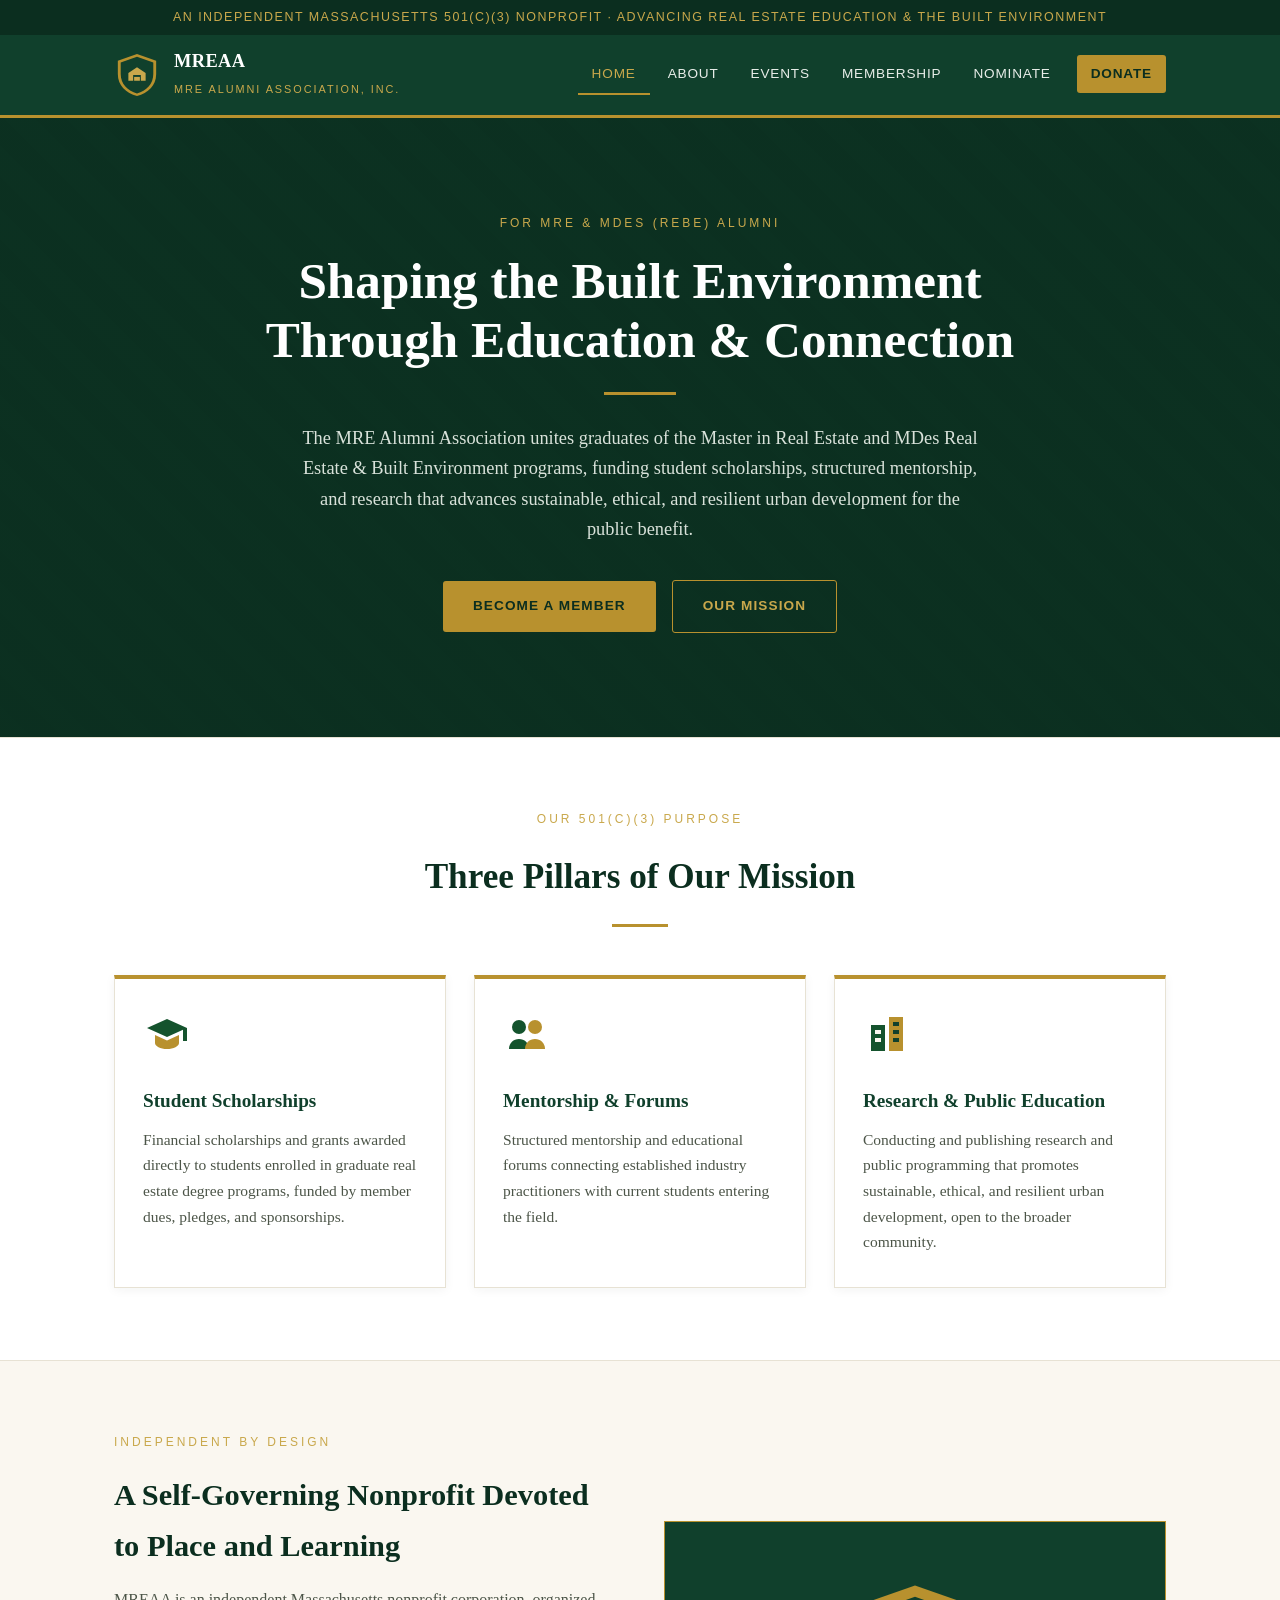
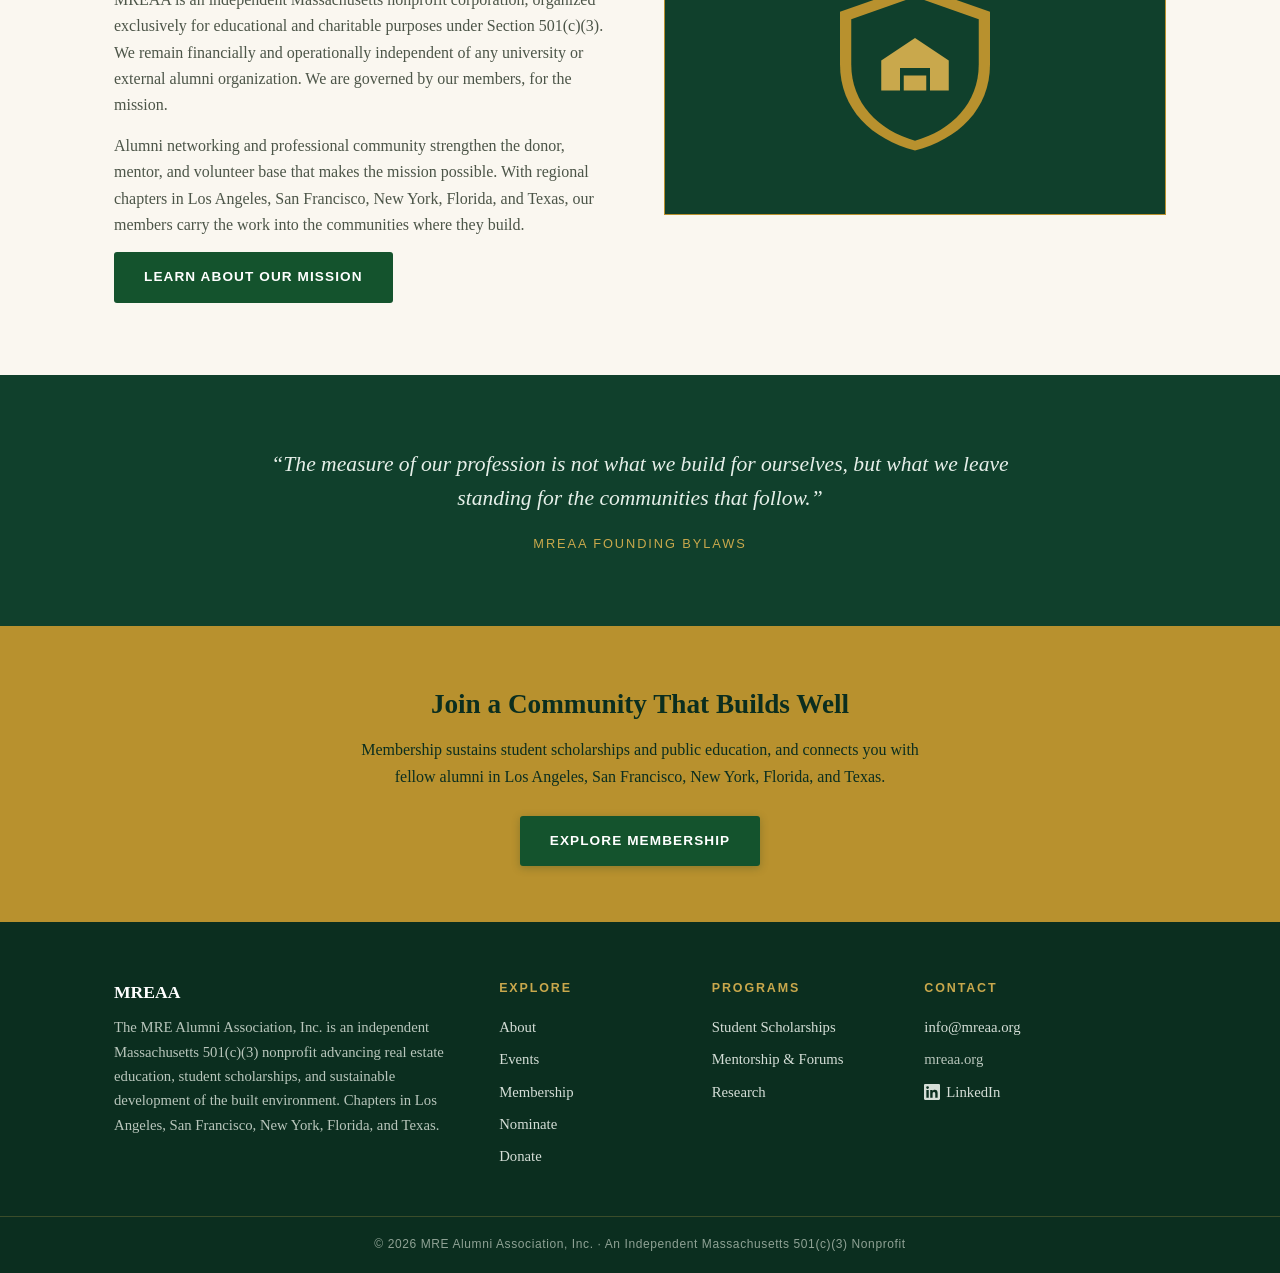
<file: index.html>
<!DOCTYPE html>
<html lang="en">
<head>
<meta charset="UTF-8">
<meta name="viewport" content="width=device-width, initial-scale=1.0">
<title>MREAA | MRE Alumni Association, Inc.</title>
<meta name="description" content="The MRE Alumni Association (MREAA) is an independent Massachusetts 501(c)(3) nonprofit advancing real estate education, student scholarships, and sustainable development of the built environment.">
<link rel="stylesheet" href="styles.css">
</head>
<body>

<div class="topbar">An independent Massachusetts 501(c)(3) nonprofit · Advancing real estate education &amp; the built environment</div>

<header class="site">
  <div class="nav-wrap">
    <a class="brand" href="index.html">
      <svg class="crest" viewBox="0 0 48 48" xmlns="http://www.w3.org/2000/svg" aria-hidden="true">
        <path d="M24 2 44 9v14c0 12-8.5 20-20 23C12.5 43 4 35 4 23V9z" fill="#b8912e"/>
        <path d="M24 5 41 11v12c0 10.5-7.3 17.6-17 20.4C14.3 40.6 7 33.5 7 23V11z" fill="#10402c"/>
        <path d="M15 30v-8l9-6 9 6v8h-5v-6h-8v6z" fill="#c9a84c"/>
        <rect x="21" y="26" width="6" height="4" fill="#c9a84c"/>
      </svg>
      <span class="brand-text">
        <span class="name">MREAA</span><br>
        <span class="tag">MRE Alumni Association, Inc.</span>
      </span>
    </a>
    <nav class="main" aria-label="Primary">
      <ul>
        <li><a href="index.html" class="active">Home</a></li>
        <li><a href="about.html">About</a></li>        <li><a href="events">Events</a></li>
        <li><a href="membership.html">Membership</a></li>
        <li><a href="nominate">Nominate</a></li>
        <li><a href="donate.html" class="btn-nav">Donate</a></li>
      </ul>
    </nav>
  </div>
</header>

<section class="hero">
  <span class="kicker">For MRE &amp; MDes (REBE) Alumni</span>
  <h1>Shaping the Built Environment Through Education &amp; Connection</h1>
  <hr class="hero-rule">
  <p class="lede">The MRE Alumni Association unites graduates of the Master in Real Estate and MDes Real Estate &amp; Built Environment programs, funding student scholarships, structured mentorship, and research that advances sustainable, ethical, and resilient urban development for the public benefit.</p>
  <a class="btn btn-gold" href="membership.html">Become a Member</a>
  <a class="btn btn-outline" href="about.html">Our Mission</a>
</section>

<section class="band alt">
  <div class="container">
    <div class="section-head">
      <span class="section-kicker">Our 501(c)(3) Purpose</span>
      <h2 class="section-title">Three Pillars of Our Mission</h2>
      <hr class="rule-under">
    </div>
    <div class="grid cols-3">
      <div class="card">
        <svg class="icon" viewBox="0 0 48 48" fill="none" xmlns="http://www.w3.org/2000/svg" aria-hidden="true">
          <path d="M24 8 4 17l20 9 16-7.2V30h4V17z" fill="#14532d"/>
          <path d="M12 24v8c0 3.3 5.4 6 12 6s12-2.7 12-6v-8l-12 5.4z" fill="#b8912e"/>
        </svg>
        <h3>Student Scholarships</h3>
        <p>Financial scholarships and grants awarded directly to students enrolled in graduate real estate degree programs, funded by member dues, pledges, and sponsorships.</p>
      </div>
      <div class="card">
        <svg class="icon" viewBox="0 0 48 48" fill="none" xmlns="http://www.w3.org/2000/svg" aria-hidden="true">
          <circle cx="16" cy="16" r="7" fill="#14532d"/>
          <circle cx="32" cy="16" r="7" fill="#b8912e"/>
          <path d="M6 38c0-6 4.5-10 10-10s10 4 10 10z" fill="#14532d"/>
          <path d="M22 38c0-6 4.5-10 10-10s10 4 10 10z" fill="#b8912e"/>
        </svg>
        <h3>Mentorship &amp; Forums</h3>
        <p>Structured mentorship and educational forums connecting established industry practitioners with current students entering the field.</p>
      </div>
      <div class="card">
        <svg class="icon" viewBox="0 0 48 48" fill="none" xmlns="http://www.w3.org/2000/svg" aria-hidden="true">
          <rect x="8" y="14" width="14" height="26" fill="#14532d"/>
          <rect x="26" y="6" width="14" height="34" fill="#b8912e"/>
          <rect x="12" y="19" width="6" height="4" fill="#faf7f0"/><rect x="12" y="27" width="6" height="4" fill="#faf7f0"/>
          <rect x="30" y="11" width="6" height="4" fill="#10402c"/><rect x="30" y="19" width="6" height="4" fill="#10402c"/><rect x="30" y="27" width="6" height="4" fill="#10402c"/>
        </svg>
        <h3>Research &amp; Public Education</h3>
        <p>Conducting and publishing research and public programming that promotes sustainable, ethical, and resilient urban development, open to the broader community.</p>
      </div>
    </div>
  </div>
</section>

<section class="band">
  <div class="container two-col">
    <div>
      <span class="section-kicker">Independent by Design</span>
      <h2>A Self-Governing Nonprofit Devoted to Place and Learning</h2>
      <p>MREAA is an independent Massachusetts nonprofit corporation, organized exclusively for educational and charitable purposes under Section 501(c)(3). We remain financially and operationally independent of any university or external alumni organization. We are governed by our members, for the mission.</p>
      <p>Alumni networking and professional community strengthen the donor, mentor, and volunteer base that makes the mission possible. With regional chapters in Los Angeles, San Francisco, New York, Florida, and Texas, our members carry the work into the communities where they build.</p>
      <a class="btn btn-green" href="about.html">Learn About Our Mission</a>
    </div>
    <div class="crest-panel">
      <svg viewBox="0 0 48 48" width="180" height="180" xmlns="http://www.w3.org/2000/svg" aria-hidden="true">
        <path d="M24 2 44 9v14c0 12-8.5 20-20 23C12.5 43 4 35 4 23V9z" fill="#b8912e"/>
        <path d="M24 5 41 11v12c0 10.5-7.3 17.6-17 20.4C14.3 40.6 7 33.5 7 23V11z" fill="#10402c"/>
        <path d="M15 30v-8l9-6 9 6v8h-5v-6h-8v6z" fill="#c9a84c"/>
        <rect x="21" y="26" width="6" height="4" fill="#c9a84c"/>
      </svg>
    </div>
  </div>
</section>

<section class="band green">
  <div class="container">
    <blockquote class="pull">
      “The measure of our profession is not what we build for ourselves, but what we leave standing for the communities that follow.”
      <footer>MREAA Founding Bylaws</footer>
    </blockquote>
  </div>
</section>

<div class="cta-strip">
  <h2>Join a Community That Builds Well</h2>
  <p>Membership sustains student scholarships and public education, and connects you with fellow alumni in Los Angeles, San Francisco, New York, Florida, and Texas.</p>
  <a class="btn btn-green" href="membership.html">Explore Membership</a>
</div>

<footer class="site">
  <div class="container footer-grid">
    <div class="footer-brand">
      <div class="name">MREAA</div>
      <p>The MRE Alumni Association, Inc. is an independent Massachusetts 501(c)(3) nonprofit advancing real estate education, student scholarships, and sustainable development of the built environment. Chapters in Los Angeles, San Francisco, New York, Florida, and Texas.</p>
    </div>
    <div>
      <h4>Explore</h4>
      <ul>
        <li><a href="about.html">About</a></li>        <li><a href="events">Events</a></li>
        <li><a href="membership.html">Membership</a></li>
        <li><a href="nominate">Nominate</a></li>
        <li><a href="donate.html">Donate</a></li>
      </ul>
    </div>
    <div>
      <h4>Programs</h4>
      <ul>
        <li><a href="donate.html">Student Scholarships</a></li>
        <li><a href="about.html">Mentorship &amp; Forums</a></li>        <li><a href="about.html">Research</a></li>
      </ul>
    </div>
    <div>
      <h4>Contact</h4>
      <ul>
        <li><a href="mailto:info@mreaa.org">info@mreaa.org</a></li>
        <li>mreaa.org</li>
        <li><a href="https://www.linkedin.com/groups/36970002/" target="_blank" rel="noopener"><svg viewBox="0 0 24 24" width="16" height="16" fill="currentColor" aria-hidden="true" style="vertical-align:-3px;margin-right:6px;"><path d="M20.45 20.45h-3.56v-5.57c0-1.33-.02-3.04-1.85-3.04-1.85 0-2.14 1.45-2.14 2.94v5.67H9.34V9h3.42v1.56h.05c.48-.9 1.64-1.85 3.37-1.85 3.6 0 4.27 2.37 4.27 5.46v6.28zM5.34 7.43a2.06 2.06 0 1 1 0-4.13 2.06 2.06 0 0 1 0 4.13zM7.12 20.45H3.56V9h3.56v11.45zM22.22 0H1.77C.79 0 0 .77 0 1.73v20.54C0 23.23.79 24 1.77 24h20.45c.98 0 1.78-.77 1.78-1.73V1.73C24 .77 23.2 0 22.22 0z"/></svg>LinkedIn</a></li>
      </ul>
    </div>
  </div>
  <div class="footer-bottom">© 2026 MRE Alumni Association, Inc. · An Independent Massachusetts 501(c)(3) Nonprofit</div>
</footer>

</body>
</html>
</file>
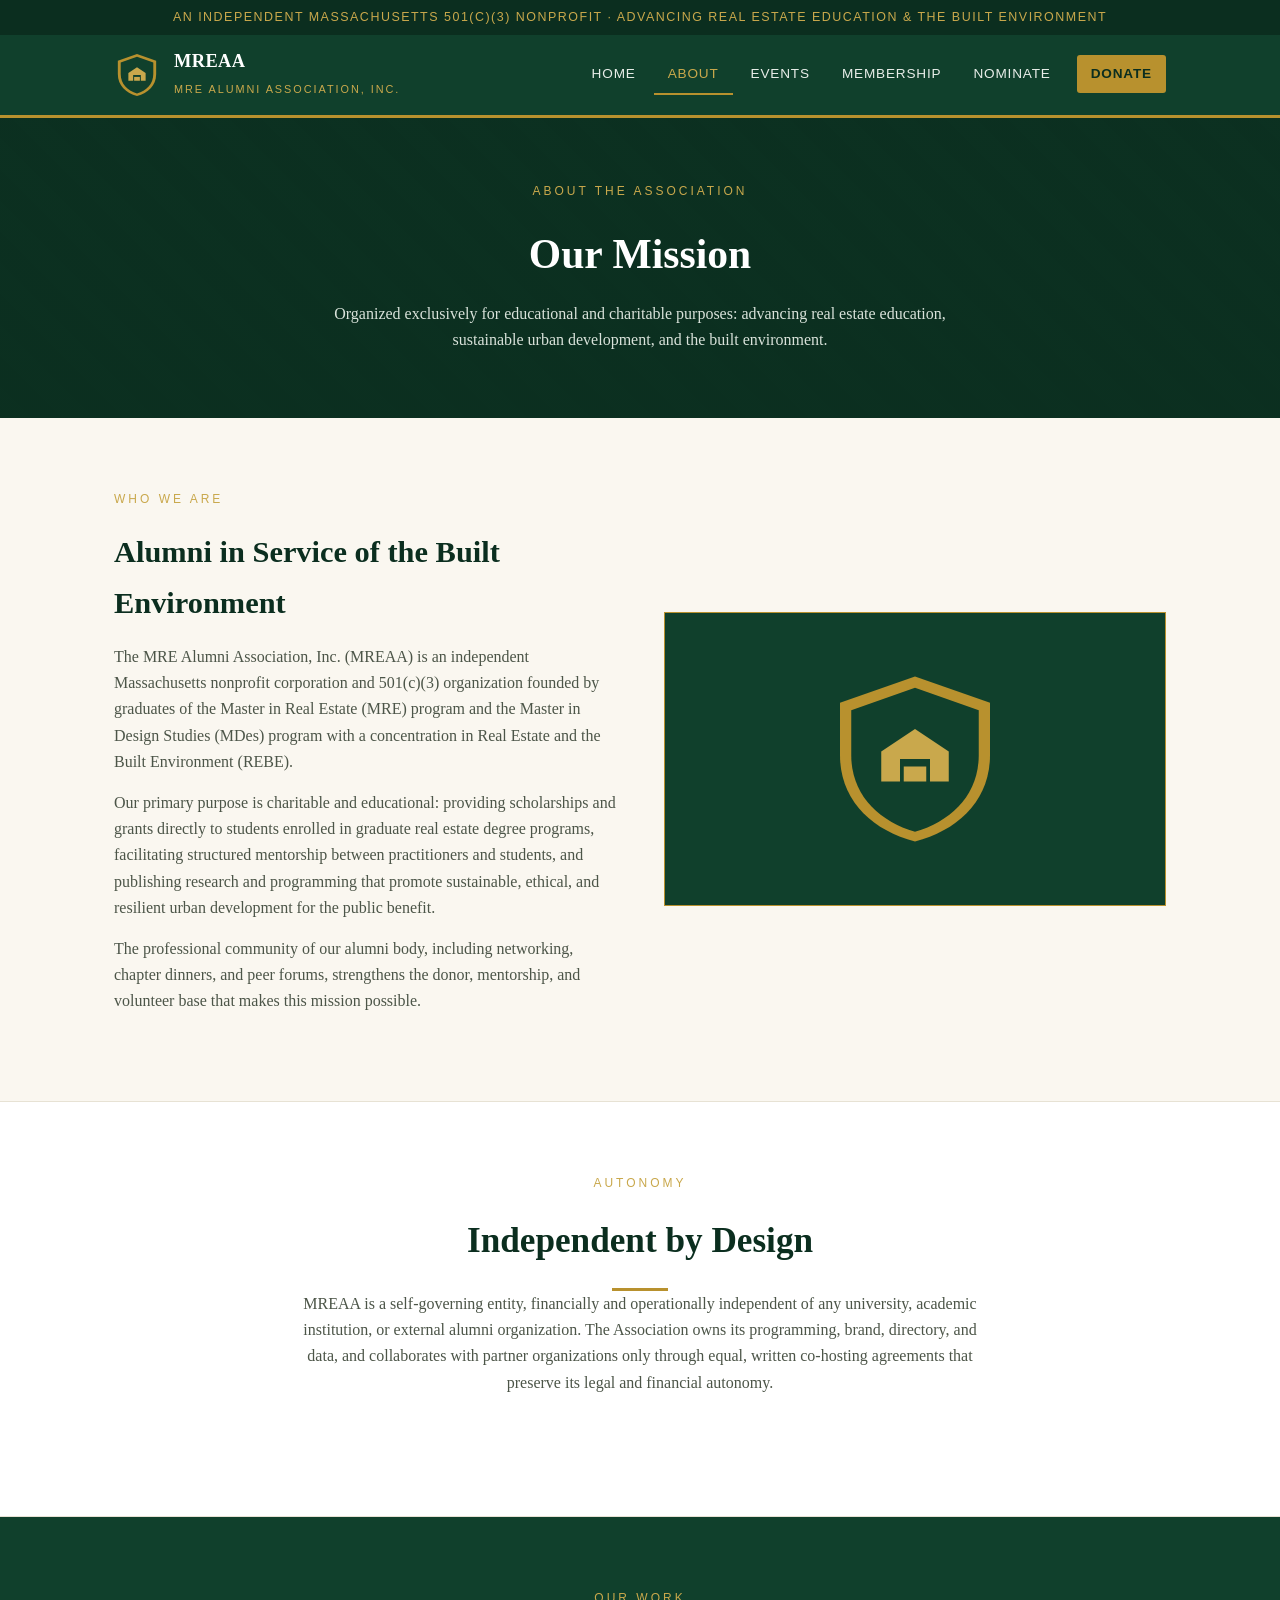
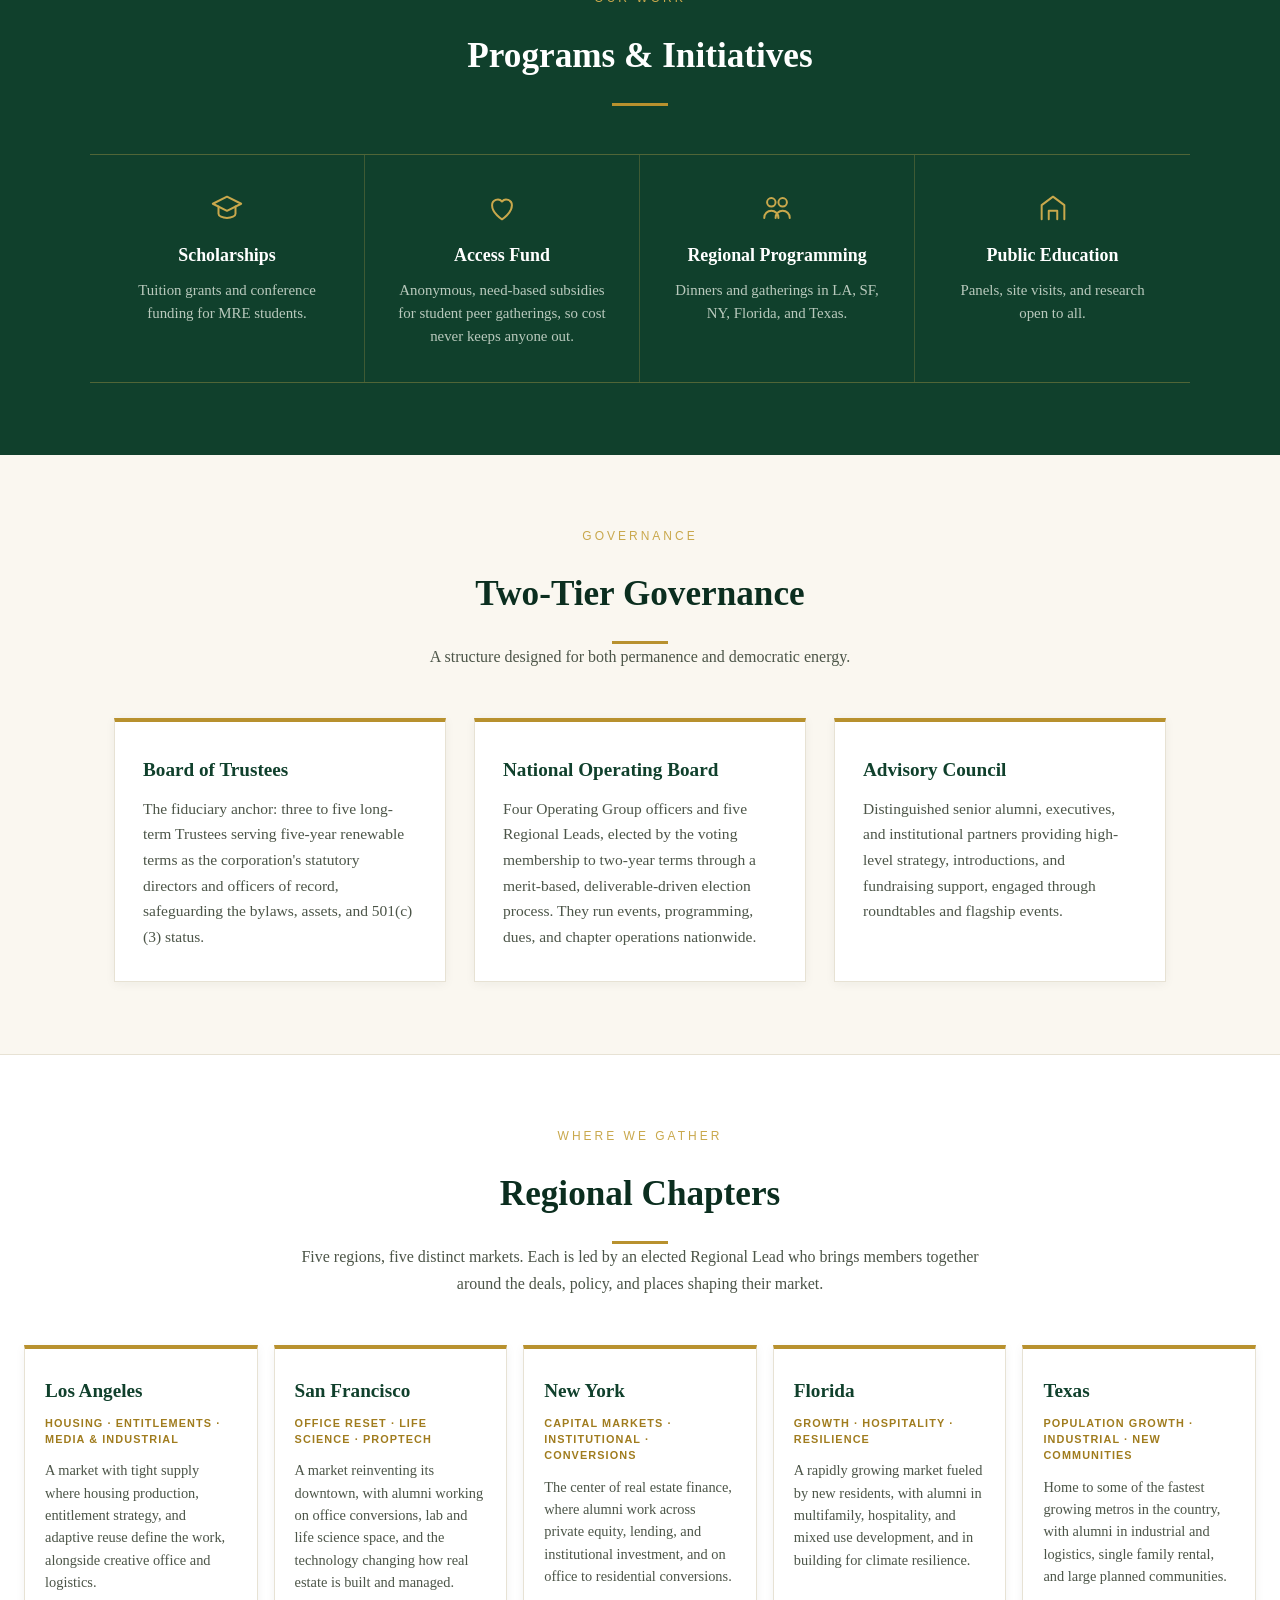
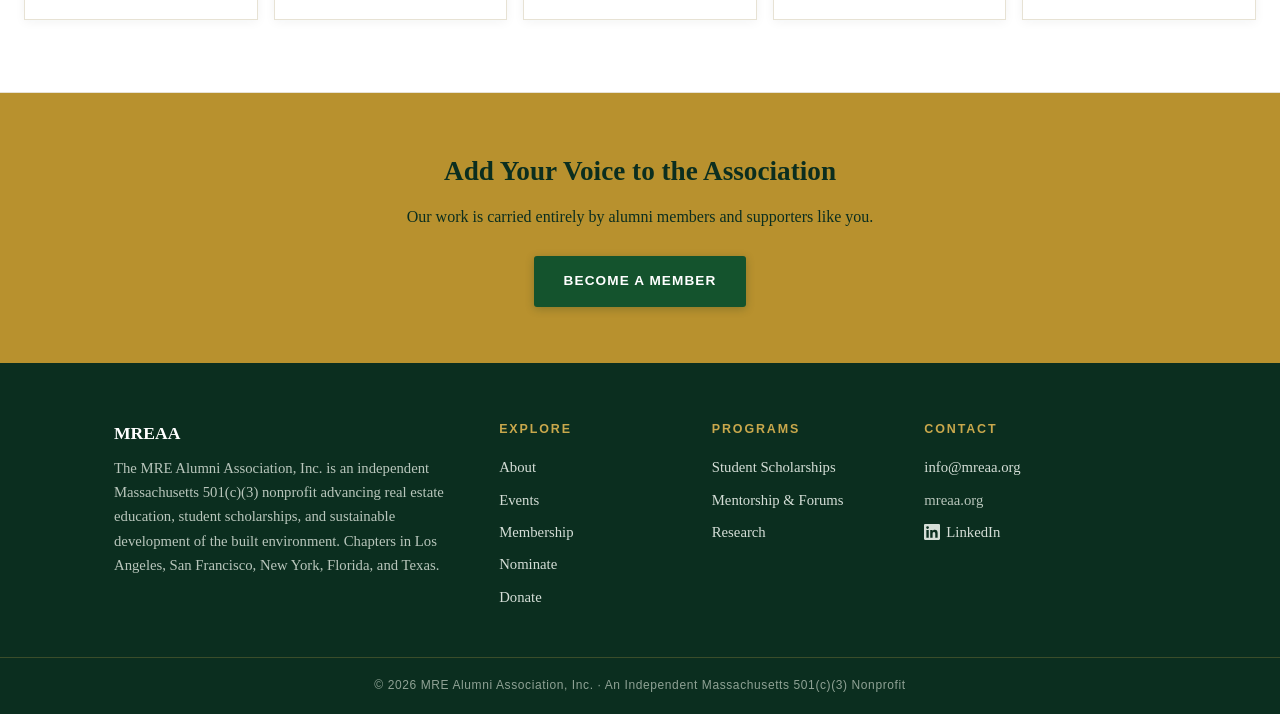
<file: about.html>
<!DOCTYPE html>
<html lang="en">
<head>
<meta charset="UTF-8">
<meta name="viewport" content="width=device-width, initial-scale=1.0">
<title>About | MREAA</title>
<meta name="description" content="The mission, governance, and chapters of the MRE Alumni Association, an independent Massachusetts 501(c)(3) nonprofit devoted to real estate education and the built environment.">
<link rel="stylesheet" href="styles.css">
<style>
  .grid.row-4 { grid-template-columns: repeat(4, 1fr); gap: 20px; }
  .grid.row-5 { grid-template-columns: repeat(5, 1fr); gap: 16px; }
  .grid.row-6 { grid-template-columns: repeat(6, 1fr); gap: 14px; }
  .grid.row-4 .card, .grid.row-5 .card { padding: 26px 20px; }
  .grid.row-6 .card { padding: 22px 16px; }
  .grid.row-6 .card h3 { font-size: 1.02rem; }
  .grid.row-6 .card p { font-size: 0.88rem; line-height: 1.55; }
  .container.wide { max-width: 1340px; }
  .card .market { font-family: var(--sans); font-size: 0.68rem; font-weight: 700; letter-spacing: 0.1em; text-transform: uppercase; color: var(--gold-600); line-height: 1.5; margin: -2px 0 12px; }
  .grid.row-5 .card p { font-size: 0.9rem; line-height: 1.55; }
  .pillars { display: grid; grid-template-columns: repeat(4, 1fr); max-width: 1100px; margin: 0 auto; border-top: 1px solid rgba(201,168,76,0.35); border-bottom: 1px solid rgba(201,168,76,0.35); }
  .pillar { text-align: center; padding: 36px 18px 34px; border-right: 1px solid rgba(201,168,76,0.25); }
  .pillar:last-child { border-right: none; }
  .pillar svg { width: 34px; height: 34px; fill: none; stroke: var(--gold-400); stroke-width: 1.4; stroke-linecap: round; stroke-linejoin: round; margin: 0 auto 16px; display: block; }
  .pillar h3 { color: var(--white); font-size: 1.12rem; margin-bottom: 8px; }
  .pillar p { color: #b9c9bd; font-size: 0.93rem; line-height: 1.55; max-width: 210px; margin: 0 auto; }
  @media (max-width: 900px) { .pillars { grid-template-columns: repeat(2, 1fr); } .pillar:nth-child(2) { border-right: none; } .pillar:nth-child(-n+2) { border-bottom: 1px solid rgba(201,168,76,0.25); } }
  @media (max-width: 700px) { .pillars { grid-template-columns: 1fr; } .pillar { border-right: none; border-bottom: 1px solid rgba(201,168,76,0.25); } .pillar:last-child { border-bottom: none; } }
  @media (max-width: 1100px) { .grid.row-6 { grid-template-columns: repeat(3, 1fr); } }
  @media (max-width: 960px) { .grid.row-4, .grid.row-5 { grid-template-columns: repeat(2, 1fr); } }
  @media (max-width: 700px) { .grid.row-6 { grid-template-columns: repeat(2, 1fr); } }
  @media (max-width: 560px) { .grid.row-4, .grid.row-5, .grid.row-6 { grid-template-columns: 1fr; } }
</style>
</head>
<body>

<div class="topbar">An independent Massachusetts 501(c)(3) nonprofit · Advancing real estate education &amp; the built environment</div>

<header class="site">
  <div class="nav-wrap">
    <a class="brand" href="index.html">
      <svg class="crest" viewBox="0 0 48 48" xmlns="http://www.w3.org/2000/svg" aria-hidden="true">
        <path d="M24 2 44 9v14c0 12-8.5 20-20 23C12.5 43 4 35 4 23V9z" fill="#b8912e"/>
        <path d="M24 5 41 11v12c0 10.5-7.3 17.6-17 20.4C14.3 40.6 7 33.5 7 23V11z" fill="#10402c"/>
        <path d="M15 30v-8l9-6 9 6v8h-5v-6h-8v6z" fill="#c9a84c"/>
        <rect x="21" y="26" width="6" height="4" fill="#c9a84c"/>
      </svg>
      <span class="brand-text">
        <span class="name">MREAA</span><br>
        <span class="tag">MRE Alumni Association, Inc.</span>
      </span>
    </a>
    <nav class="main" aria-label="Primary">
      <ul>
        <li><a href="index.html">Home</a></li>
        <li><a href="about.html" class="active">About</a></li>        <li><a href="events">Events</a></li>
        <li><a href="membership.html">Membership</a></li>
        <li><a href="nominate">Nominate</a></li>
        <li><a href="donate.html" class="btn-nav">Donate</a></li>
      </ul>
    </nav>
  </div>
</header>

<section class="page-hero">
  <span class="section-kicker">About the Association</span>
  <h1>Our Mission</h1>
  <p>Organized exclusively for educational and charitable purposes: advancing real estate education, sustainable urban development, and the built environment.</p>
</section>

<section class="band">
  <div class="container two-col">
    <div>
      <span class="section-kicker">Who We Are</span>
      <h2>Alumni in Service of the Built Environment</h2>
      <p>The MRE Alumni Association, Inc. (MREAA) is an independent Massachusetts nonprofit corporation and 501(c)(3) organization founded by graduates of the Master in Real Estate (MRE) program and the Master in Design Studies (MDes) program with a concentration in Real Estate and the Built Environment (REBE).</p>
      <p>Our primary purpose is charitable and educational: providing scholarships and grants directly to students enrolled in graduate real estate degree programs, facilitating structured mentorship between practitioners and students, and publishing research and programming that promote sustainable, ethical, and resilient urban development for the public benefit.</p>
      <p>The professional community of our alumni body, including networking, chapter dinners, and peer forums, strengthens the donor, mentorship, and volunteer base that makes this mission possible.</p>
    </div>
    <div class="crest-panel">
      <svg viewBox="0 0 48 48" width="180" height="180" xmlns="http://www.w3.org/2000/svg" aria-hidden="true">
        <path d="M24 2 44 9v14c0 12-8.5 20-20 23C12.5 43 4 35 4 23V9z" fill="#b8912e"/>
        <path d="M24 5 41 11v12c0 10.5-7.3 17.6-17 20.4C14.3 40.6 7 33.5 7 23V11z" fill="#10402c"/>
        <path d="M15 30v-8l9-6 9 6v8h-5v-6h-8v6z" fill="#c9a84c"/>
        <rect x="21" y="26" width="6" height="4" fill="#c9a84c"/>
      </svg>
    </div>
  </div>
</section>

<section class="band alt">
  <div class="container">
    <div class="section-head">
      <span class="section-kicker">Autonomy</span>
      <h2 class="section-title">Independent by Design</h2>
      <hr class="rule-under">
      <p>MREAA is a self-governing entity, financially and operationally independent of any university, academic institution, or external alumni organization. The Association owns its programming, brand, directory, and data, and collaborates with partner organizations only through equal, written co-hosting agreements that preserve its legal and financial autonomy.</p>
    </div>
  </div>
</section>

<section class="band green">
  <div class="container wide">
    <div class="section-head">
      <span class="section-kicker" style="color:#c9a84c;">Our Work</span>
      <h2 class="section-title" style="color:#fff;">Programs &amp; Initiatives</h2>
      <hr class="rule-under">
    </div>
    <div class="pillars">
      <div class="pillar">
        <svg viewBox="0 0 24 24" aria-hidden="true"><path d="M12 4 2 9l10 5 10-5-10-5z"/><path d="M6 11v5c0 1.7 2.7 3 6 3s6-1.3 6-3v-5"/></svg>
        <h3>Scholarships</h3>
        <p>Tuition grants and conference funding for MRE students.</p>
      </div>
      <div class="pillar">
        <svg viewBox="0 0 24 24" aria-hidden="true"><path d="M12 20s-7-4.4-7-10a4 4 0 0 1 7-2.6A4 4 0 0 1 19 10c0 5.6-7 10-7 10z"/></svg>
        <h3>Access Fund</h3>
        <p>Anonymous, need-based subsidies for student peer gatherings, so cost never keeps anyone out.</p>
      </div>
      <div class="pillar">
        <svg viewBox="0 0 24 24" aria-hidden="true"><circle cx="8" cy="8" r="3"/><circle cx="16" cy="8" r="3"/><path d="M3 19c0-3 2.2-5 5-5s5 2 5 5M11 19c0-3 2.2-5 5-5s5 2 5 5"/></svg>
        <h3>Regional Programming</h3>
        <p>Dinners and gatherings in LA, SF, NY, Florida, and Texas.</p>
      </div>
      <div class="pillar">
        <svg viewBox="0 0 24 24" aria-hidden="true"><path d="M4 20V10l8-6 8 6v10"/><path d="M9 20v-6h6v6"/></svg>
        <h3>Public Education</h3>
        <p>Panels, site visits, and research open to all.</p>
      </div>
    </div>
  </div>
</section>

<section class="band">
  <div class="container">
    <div class="section-head">
      <span class="section-kicker">Governance</span>
      <h2 class="section-title">Two-Tier Governance</h2>
      <hr class="rule-under">
      <p>A structure designed for both permanence and democratic energy.</p>
    </div>
    <div class="grid cols-3">
      <div class="card">
        <h3>Board of Trustees</h3>
        <p>The fiduciary anchor: three to five long-term Trustees serving five-year renewable terms as the corporation's statutory directors and officers of record, safeguarding the bylaws, assets, and 501(c)(3) status.</p>
      </div>
      <div class="card">
        <h3>National Operating Board</h3>
        <p>Four Operating Group officers and five Regional Leads, elected by the voting membership to two-year terms through a merit-based, deliverable-driven election process. They run events, programming, dues, and chapter operations nationwide.</p>
      </div>
      <div class="card">
        <h3>Advisory Council</h3>
        <p>Distinguished senior alumni, executives, and institutional partners providing high-level strategy, introductions, and fundraising support, engaged through roundtables and flagship events.</p>
      </div>
    </div>
  </div>
</section>

<section class="band alt">
  <div class="container wide">
    <div class="section-head">
      <span class="section-kicker">Where We Gather</span>
      <h2 class="section-title">Regional Chapters</h2>
      <hr class="rule-under">
      <p>Five regions, five distinct markets. Each is led by an elected Regional Lead who brings members together around the deals, policy, and places shaping their market.</p>
    </div>
    <div class="grid row-5">
      <div class="card">
        <h3>Los Angeles</h3>
        <div class="market">Housing · Entitlements · Media &amp; Industrial</div>
        <p>A market with tight supply where housing production, entitlement strategy, and adaptive reuse define the work, alongside creative office and logistics.</p>
      </div>
      <div class="card">
        <h3>San Francisco</h3>
        <div class="market">Office Reset · Life Science · Proptech</div>
        <p>A market reinventing its downtown, with alumni working on office conversions, lab and life science space, and the technology changing how real estate is built and managed.</p>
      </div>
      <div class="card">
        <h3>New York</h3>
        <div class="market">Capital Markets · Institutional · Conversions</div>
        <p>The center of real estate finance, where alumni work across private equity, lending, and institutional investment, and on office to residential conversions.</p>
      </div>
      <div class="card">
        <h3>Florida</h3>
        <div class="market">Growth · Hospitality · Resilience</div>
        <p>A rapidly growing market fueled by new residents, with alumni in multifamily, hospitality, and mixed use development, and in building for climate resilience.</p>
      </div>
      <div class="card">
        <h3>Texas</h3>
        <div class="market">Population Growth · Industrial · New Communities</div>
        <p>Home to some of the fastest growing metros in the country, with alumni in industrial and logistics, single family rental, and large planned communities.</p>
      </div>
    </div>
  </div>
</section>

<div class="cta-strip">
  <h2>Add Your Voice to the Association</h2>
  <p>Our work is carried entirely by alumni members and supporters like you.</p>
  <a class="btn btn-green" href="membership.html">Become a Member</a>
</div>

<footer class="site">
  <div class="container footer-grid">
    <div class="footer-brand">
      <div class="name">MREAA</div>
      <p>The MRE Alumni Association, Inc. is an independent Massachusetts 501(c)(3) nonprofit advancing real estate education, student scholarships, and sustainable development of the built environment. Chapters in Los Angeles, San Francisco, New York, Florida, and Texas.</p>
    </div>
    <div>
      <h4>Explore</h4>
      <ul>
        <li><a href="about.html">About</a></li>        <li><a href="events">Events</a></li>
        <li><a href="membership.html">Membership</a></li>
        <li><a href="nominate">Nominate</a></li>
        <li><a href="donate.html">Donate</a></li>
      </ul>
    </div>
    <div>
      <h4>Programs</h4>
      <ul>
        <li><a href="donate.html">Student Scholarships</a></li>
        <li><a href="about.html">Mentorship &amp; Forums</a></li>        <li><a href="about.html">Research</a></li>
      </ul>
    </div>
    <div>
      <h4>Contact</h4>
      <ul>
        <li><a href="mailto:info@mreaa.org">info@mreaa.org</a></li>
        <li>mreaa.org</li>
        <li><a href="https://www.linkedin.com/groups/36970002/" target="_blank" rel="noopener"><svg viewBox="0 0 24 24" width="16" height="16" fill="currentColor" aria-hidden="true" style="vertical-align:-3px;margin-right:6px;"><path d="M20.45 20.45h-3.56v-5.57c0-1.33-.02-3.04-1.85-3.04-1.85 0-2.14 1.45-2.14 2.94v5.67H9.34V9h3.42v1.56h.05c.48-.9 1.64-1.85 3.37-1.85 3.6 0 4.27 2.37 4.27 5.46v6.28zM5.34 7.43a2.06 2.06 0 1 1 0-4.13 2.06 2.06 0 0 1 0 4.13zM7.12 20.45H3.56V9h3.56v11.45zM22.22 0H1.77C.79 0 0 .77 0 1.73v20.54C0 23.23.79 24 1.77 24h20.45c.98 0 1.78-.77 1.78-1.73V1.73C24 .77 23.2 0 22.22 0z"/></svg>LinkedIn</a></li>
      </ul>
    </div>
  </div>
  <div class="footer-bottom">© 2026 MRE Alumni Association, Inc. · An Independent Massachusetts 501(c)(3) Nonprofit</div>
</footer>

</body>
</html>
</file>
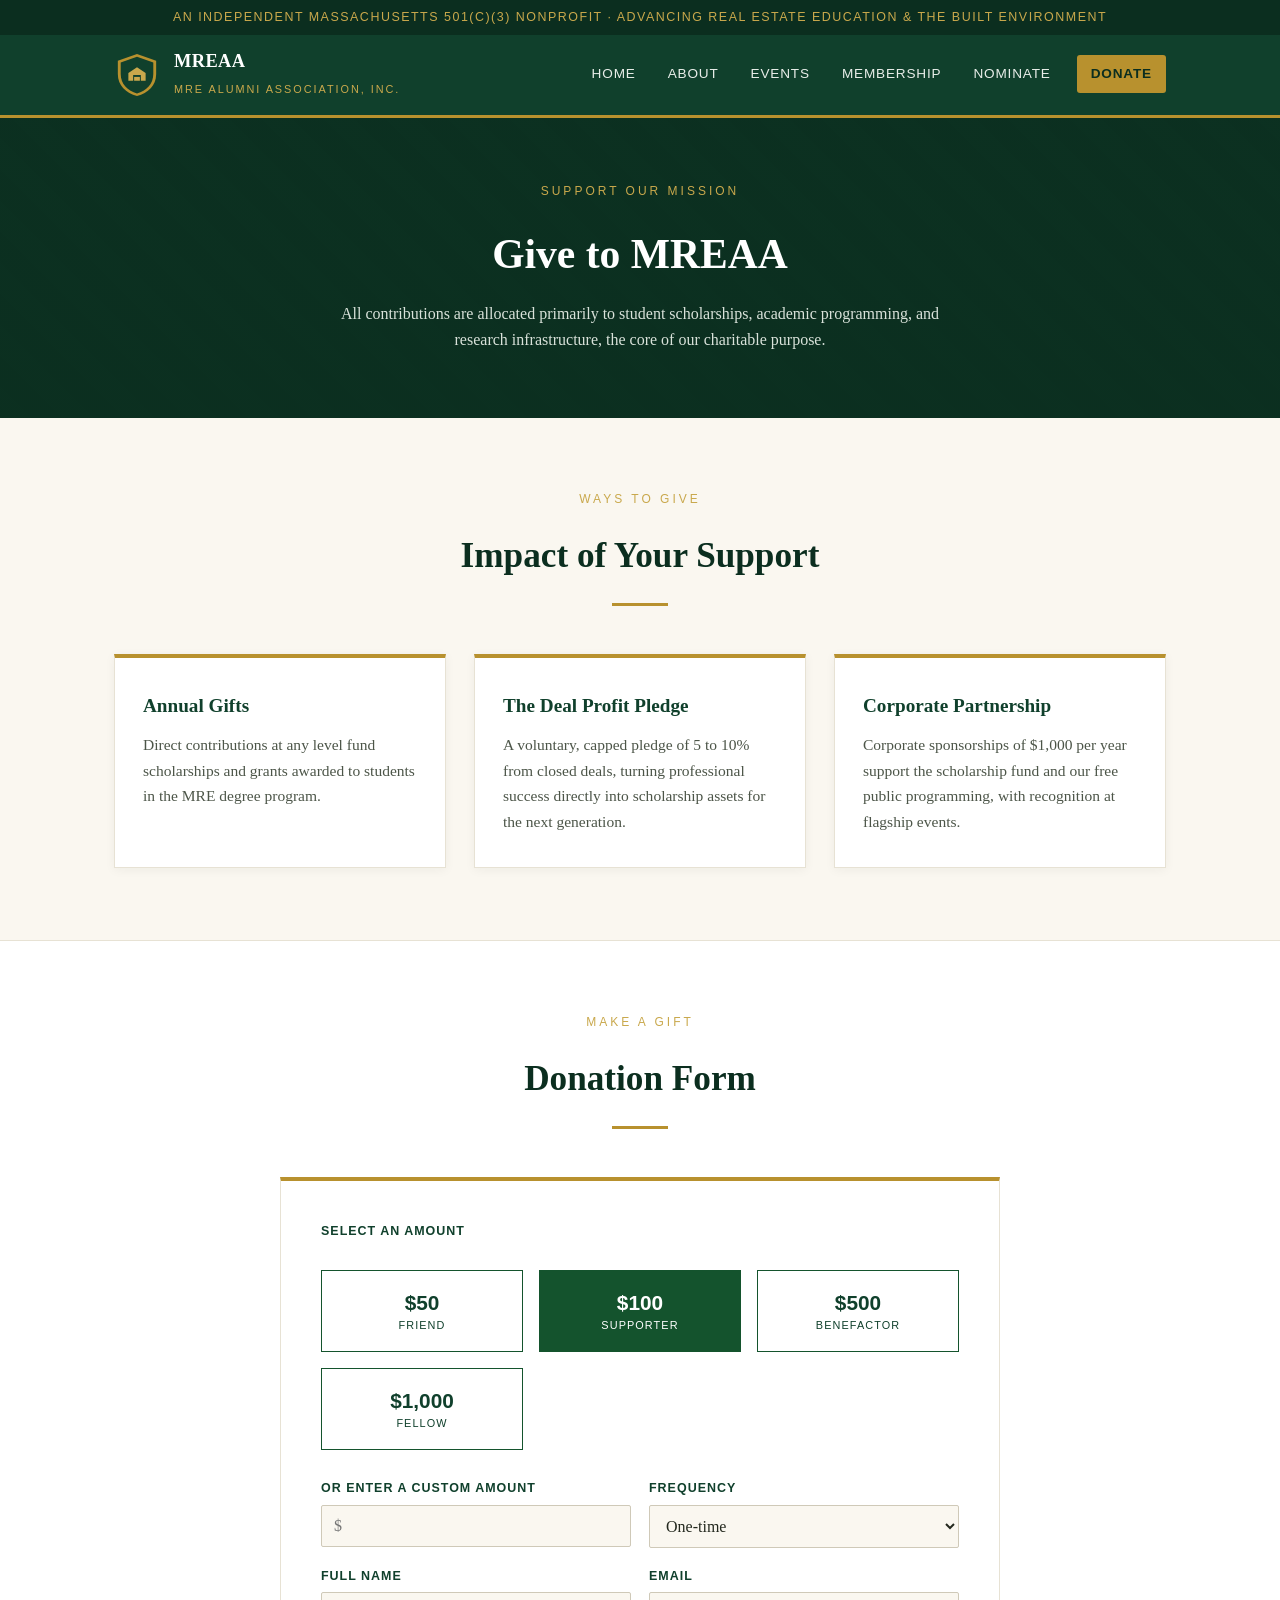
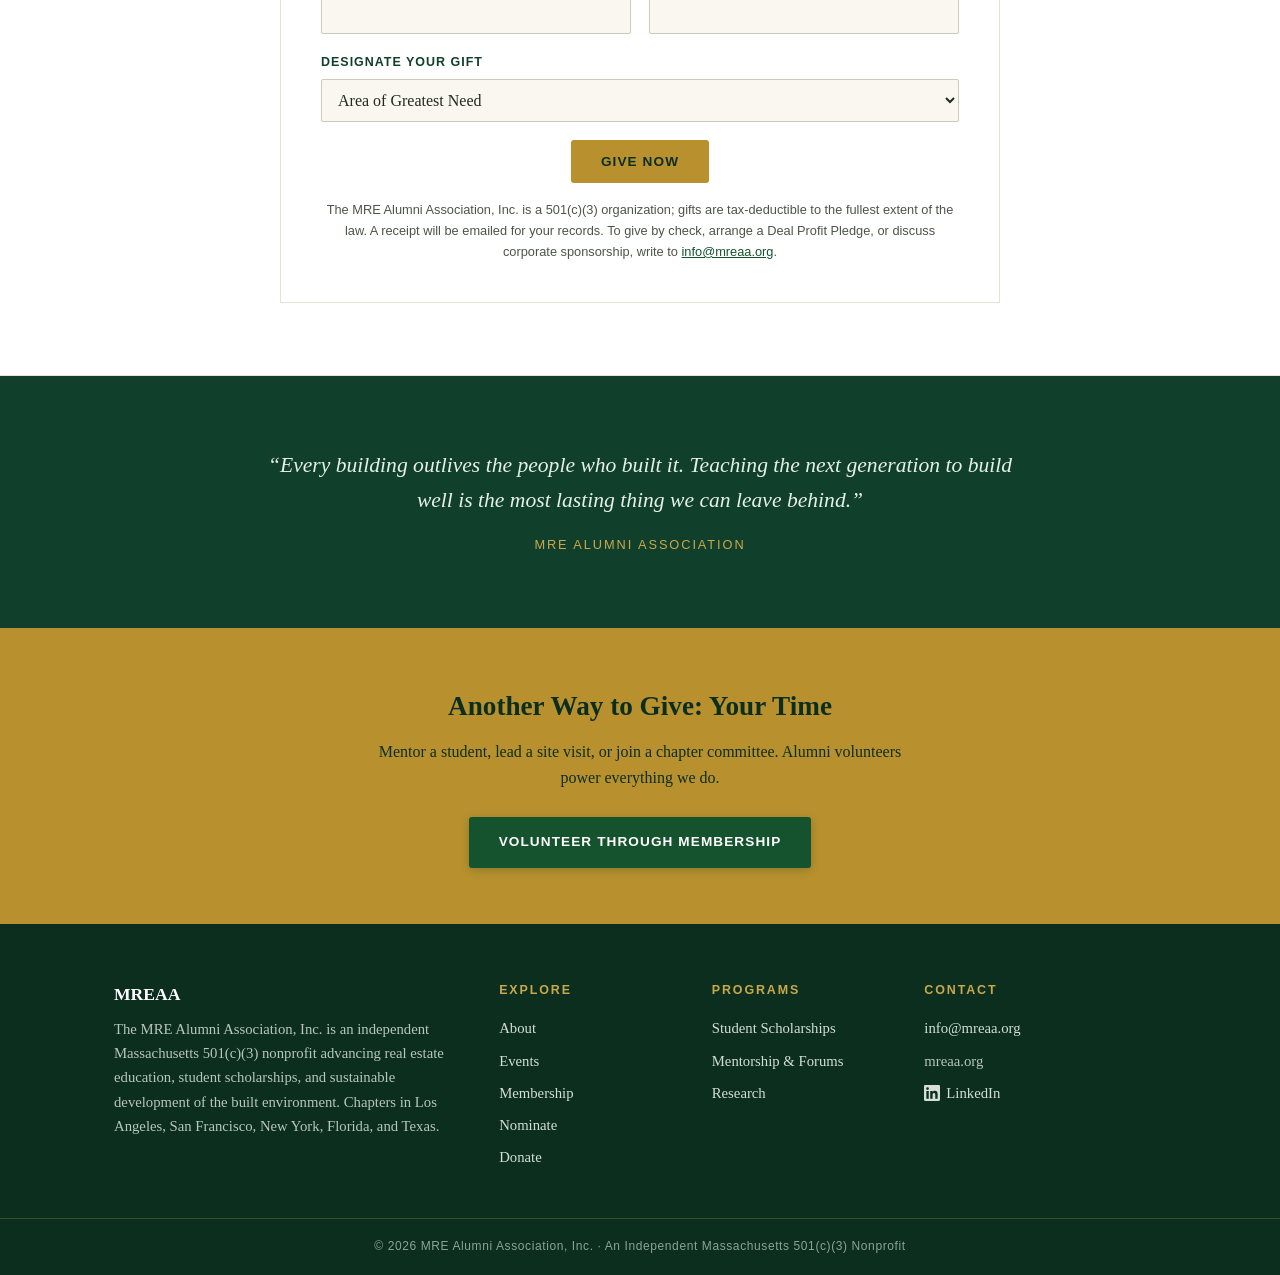
<file: donate.html>
<!DOCTYPE html>
<html lang="en">
<head>
<meta charset="UTF-8">
<meta name="viewport" content="width=device-width, initial-scale=1.0">
<title>Donate | MREAA</title>
<meta name="description" content="Support the MRE Alumni Association's student scholarships, research, and public education programs.">
<link rel="stylesheet" href="styles.css">
</head>
<body>

<div class="topbar">An independent Massachusetts 501(c)(3) nonprofit · Advancing real estate education &amp; the built environment</div>

<header class="site">
  <div class="nav-wrap">
    <a class="brand" href="index.html">
      <svg class="crest" viewBox="0 0 48 48" xmlns="http://www.w3.org/2000/svg" aria-hidden="true">
        <path d="M24 2 44 9v14c0 12-8.5 20-20 23C12.5 43 4 35 4 23V9z" fill="#b8912e"/>
        <path d="M24 5 41 11v12c0 10.5-7.3 17.6-17 20.4C14.3 40.6 7 33.5 7 23V11z" fill="#10402c"/>
        <path d="M15 30v-8l9-6 9 6v8h-5v-6h-8v6z" fill="#c9a84c"/>
        <rect x="21" y="26" width="6" height="4" fill="#c9a84c"/>
      </svg>
      <span class="brand-text">
        <span class="name">MREAA</span><br>
        <span class="tag">MRE Alumni Association, Inc.</span>
      </span>
    </a>
    <nav class="main" aria-label="Primary">
      <ul>
        <li><a href="index.html">Home</a></li>
        <li><a href="about.html">About</a></li>        <li><a href="events">Events</a></li>
        <li><a href="membership.html">Membership</a></li>
        <li><a href="nominate">Nominate</a></li>
        <li><a href="donate.html" class="btn-nav active">Donate</a></li>
      </ul>
    </nav>
  </div>
</header>

<section class="page-hero">
  <span class="section-kicker">Support Our Mission</span>
  <h1>Give to MREAA</h1>
  <p>All contributions are allocated primarily to student scholarships, academic programming, and research infrastructure, the core of our charitable purpose.</p>
</section>

<section class="band">
  <div class="container">
    <div class="section-head">
      <span class="section-kicker">Ways to Give</span>
      <h2 class="section-title">Impact of Your Support</h2>
      <hr class="rule-under">
    </div>
    <div class="grid cols-3">
      <div class="card">
        <h3>Annual Gifts</h3>
        <p>Direct contributions at any level fund scholarships and grants awarded to students in the MRE degree program.</p>
      </div>
      <div class="card">
        <h3>The Deal Profit Pledge</h3>
        <p>A voluntary, capped pledge of 5 to 10% from closed deals, turning professional success directly into scholarship assets for the next generation.</p>
      </div>
      <div class="card">
        <h3>Corporate Partnership</h3>
        <p>Corporate sponsorships of $1,000 per year support the scholarship fund and our free public programming, with recognition at flagship events.</p>
      </div>
    </div>
  </div>
</section>

<section class="band alt" id="give">
  <div class="container">
    <div class="section-head">
      <span class="section-kicker">Make a Gift</span>
      <h2 class="section-title">Donation Form</h2>
      <hr class="rule-under">
    </div>
    <form class="form-panel" action="mailto:info@mreaa.org" method="post" enctype="text/plain">
      <label style="margin-bottom:12px;">Select an Amount</label>
      <div class="give-levels" id="levels">
        <button type="button" class="give-level">$50<small>Friend</small></button>
        <button type="button" class="give-level selected">$100<small>Supporter</small></button>
        <button type="button" class="give-level">$500<small>Benefactor</small></button>
        <button type="button" class="give-level">$1,000<small>Fellow</small></button>
      </div>
      <div class="form-grid">
        <div>
          <label for="custom">Or Enter a Custom Amount</label>
          <input type="number" id="custom" name="custom_amount" min="1" placeholder="$">
        </div>
        <div>
          <label for="freq">Frequency</label>
          <select id="freq" name="frequency">
            <option>One-time</option>
            <option>Monthly</option>
            <option>Annually</option>
          </select>
        </div>
        <div>
          <label for="dname">Full Name</label>
          <input type="text" id="dname" name="name" required>
        </div>
        <div>
          <label for="demail">Email</label>
          <input type="email" id="demail" name="email" required>
        </div>
        <div class="full">
          <label for="designation">Designate Your Gift</label>
          <select id="designation" name="designation">
            <option>Area of Greatest Need</option>
            <option>Student Scholarship Fund</option>
            <option>Student Access Fund</option>
            <option>Conference Funding</option>
            <option>Public Educational Events</option>
            <option>Mentorship Program</option>
            <option>Research &amp; Publications</option>
            <option>Deal Profit Pledge</option>
            <option>Corporate Partnership / Sponsorship</option>
          </select>
        </div>
        <div class="full" style="text-align:center;">
          <button class="btn btn-gold" type="submit">Give Now</button>
          <p class="notice">The MRE Alumni Association, Inc. is a 501(c)(3) organization; gifts are tax-deductible to the fullest extent of the law. A receipt will be emailed for your records. To give by check, arrange a Deal Profit Pledge, or discuss corporate sponsorship, write to <a href="mailto:info@mreaa.org">info@mreaa.org</a>.</p>
        </div>
      </div>
    </form>
  </div>
</section>

<section class="band green">
  <div class="container">
    <blockquote class="pull">
      “Every building outlives the people who built it. Teaching the next generation to build well is the most lasting thing we can leave behind.”
      <footer>MRE Alumni Association</footer>
    </blockquote>
  </div>
</section>

<div class="cta-strip">
  <h2>Another Way to Give: Your Time</h2>
  <p>Mentor a student, lead a site visit, or join a chapter committee. Alumni volunteers power everything we do.</p>
  <a class="btn btn-green" href="membership.html#join">Volunteer Through Membership</a>
</div>

<footer class="site">
  <div class="container footer-grid">
    <div class="footer-brand">
      <div class="name">MREAA</div>
      <p>The MRE Alumni Association, Inc. is an independent Massachusetts 501(c)(3) nonprofit advancing real estate education, student scholarships, and sustainable development of the built environment. Chapters in Los Angeles, San Francisco, New York, Florida, and Texas.</p>
    </div>
    <div>
      <h4>Explore</h4>
      <ul>
        <li><a href="about.html">About</a></li>        <li><a href="events">Events</a></li>
        <li><a href="membership.html">Membership</a></li>
        <li><a href="nominate">Nominate</a></li>
        <li><a href="donate.html">Donate</a></li>
      </ul>
    </div>
    <div>
      <h4>Programs</h4>
      <ul>
        <li><a href="donate.html">Student Scholarships</a></li>
        <li><a href="about.html">Mentorship &amp; Forums</a></li>        <li><a href="about.html">Research</a></li>
      </ul>
    </div>
    <div>
      <h4>Contact</h4>
      <ul>
        <li><a href="mailto:info@mreaa.org">info@mreaa.org</a></li>
        <li>mreaa.org</li>
        <li><a href="https://www.linkedin.com/groups/36970002/" target="_blank" rel="noopener"><svg viewBox="0 0 24 24" width="16" height="16" fill="currentColor" aria-hidden="true" style="vertical-align:-3px;margin-right:6px;"><path d="M20.45 20.45h-3.56v-5.57c0-1.33-.02-3.04-1.85-3.04-1.85 0-2.14 1.45-2.14 2.94v5.67H9.34V9h3.42v1.56h.05c.48-.9 1.64-1.85 3.37-1.85 3.6 0 4.27 2.37 4.27 5.46v6.28zM5.34 7.43a2.06 2.06 0 1 1 0-4.13 2.06 2.06 0 0 1 0 4.13zM7.12 20.45H3.56V9h3.56v11.45zM22.22 0H1.77C.79 0 0 .77 0 1.73v20.54C0 23.23.79 24 1.77 24h20.45c.98 0 1.78-.77 1.78-1.73V1.73C24 .77 23.2 0 22.22 0z"/></svg>LinkedIn</a></li>
      </ul>
    </div>
  </div>
  <div class="footer-bottom">© 2026 MRE Alumni Association, Inc. · An Independent Massachusetts 501(c)(3) Nonprofit</div>
</footer>

<script>
  document.querySelectorAll('.give-level').forEach(function (btn) {
    btn.addEventListener('click', function () {
      document.querySelectorAll('.give-level').forEach(function (b) { b.classList.remove('selected'); });
      btn.classList.add('selected');
      document.getElementById('custom').value = '';
    });
  });
</script>

</body>
</html>
</file>
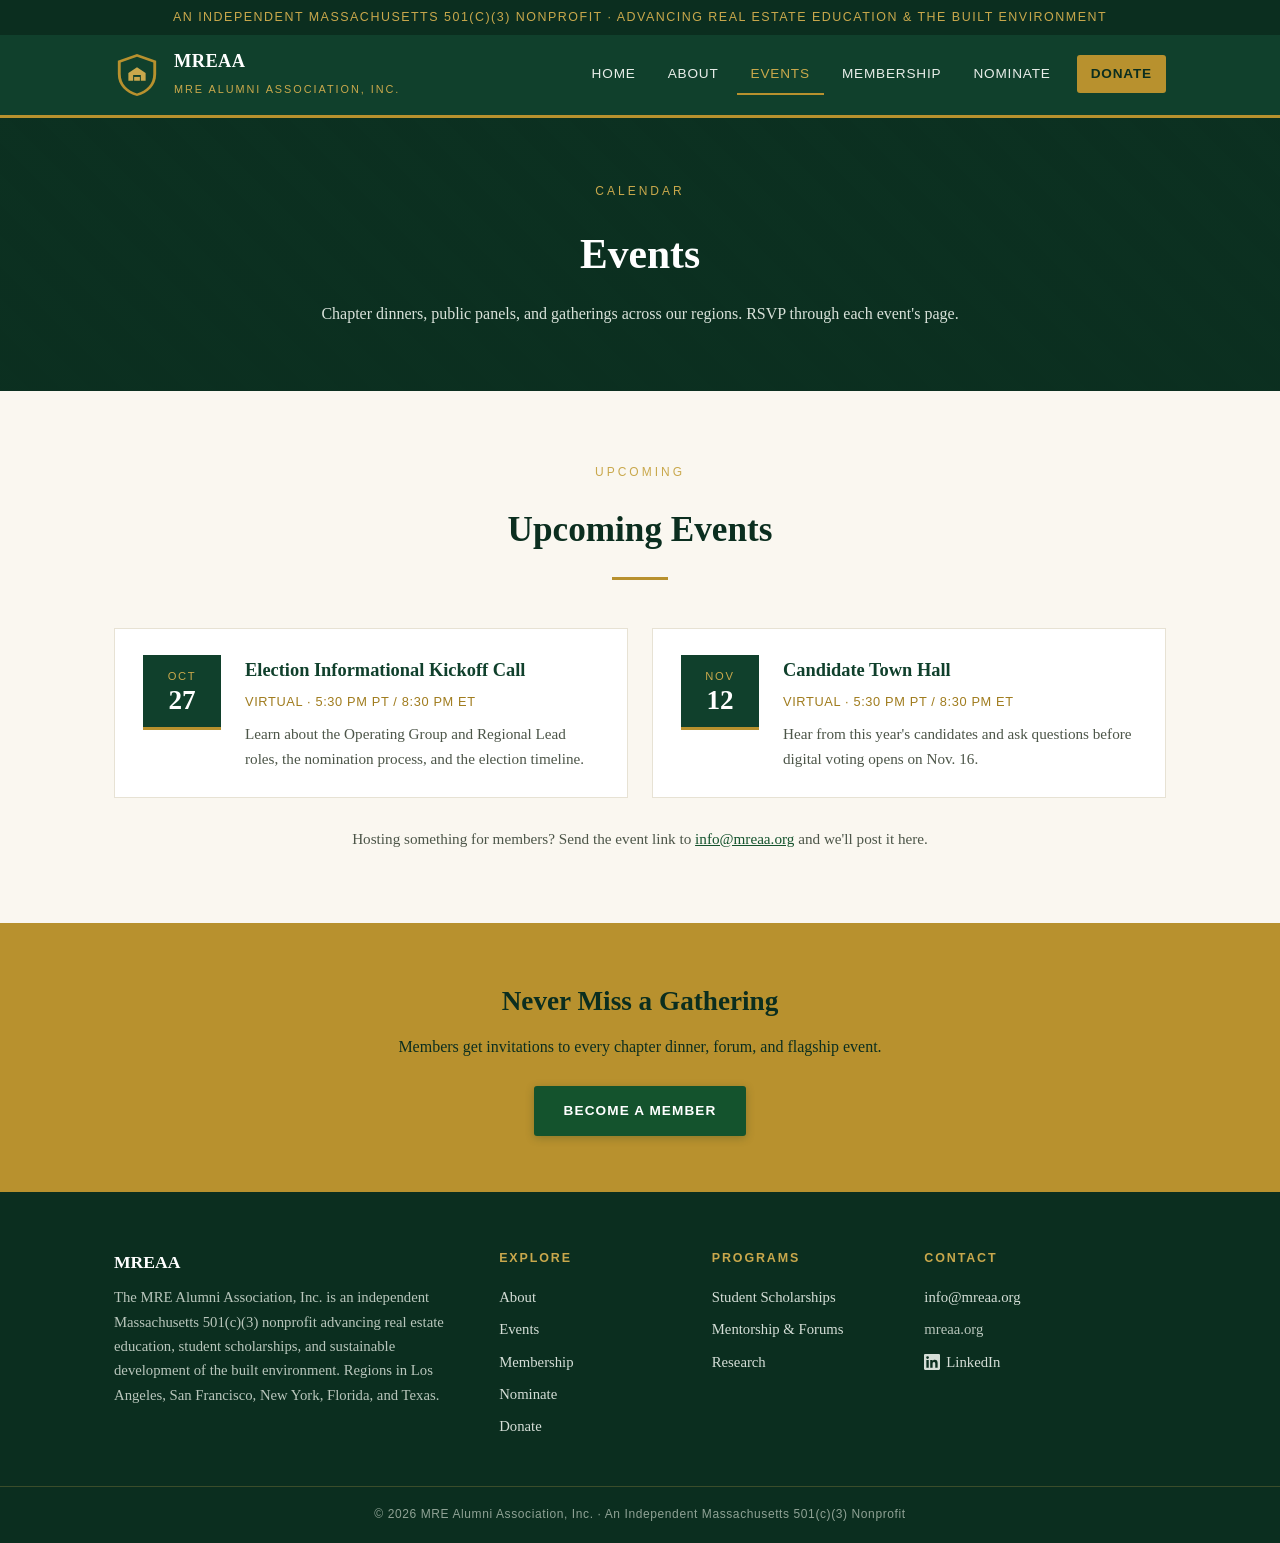
<file: events.html>
<!DOCTYPE html>
<html lang="en">
<head>
<meta charset="UTF-8">
<meta name="viewport" content="width=device-width, initial-scale=1.0">
<title>Events | MREAA</title>
<meta name="description" content="Upcoming events from the MRE Alumni Association, Inc. RSVP through Partiful, Luma, and more.">
<link rel="stylesheet" href="styles.css">
<style>
  .event-list { display: grid; grid-template-columns: repeat(auto-fit, minmax(320px, 1fr)); gap: 24px; }
  .event { flex-wrap: wrap; }
  .event > div:last-child { flex: 1; min-width: 200px; }
  .event .rsvp { margin-top: 14px; padding: 10px 22px; font-size: 0.78rem; }
  .empty-note { text-align: center; color: var(--ink-soft); font-size: 0.95rem; margin-top: 28px; }
</style>
</head>
<body>

<div class="topbar">An independent Massachusetts 501(c)(3) nonprofit · Advancing real estate education &amp; the built environment</div>

<header class="site">
  <div class="nav-wrap">
    <a class="brand" href="index.html">
      <svg class="crest" viewBox="0 0 48 48" xmlns="http://www.w3.org/2000/svg" aria-hidden="true">
        <path d="M24 2 44 9v14c0 12-8.5 20-20 23C12.5 43 4 35 4 23V9z" fill="#b8912e"/>
        <path d="M24 5 41 11v12c0 10.5-7.3 17.6-17 20.4C14.3 40.6 7 33.5 7 23V11z" fill="#10402c"/>
        <path d="M15 30v-8l9-6 9 6v8h-5v-6h-8v6z" fill="#c9a84c"/>
        <rect x="21" y="26" width="6" height="4" fill="#c9a84c"/>
      </svg>
      <span class="brand-text">
        <span class="name">MREAA</span><br>
        <span class="tag">MRE Alumni Association, Inc.</span>
      </span>
    </a>
    <nav class="main" aria-label="Primary">
      <ul>
        <li><a href="index.html">Home</a></li>
        <li><a href="about.html">About</a></li>
        <li><a href="events" class="active">Events</a></li>
        <li><a href="membership.html">Membership</a></li>
        <li><a href="nominate">Nominate</a></li>
        <li><a href="donate.html" class="btn-nav">Donate</a></li>
      </ul>
    </nav>
  </div>
</header>

<section class="page-hero">
  <span class="section-kicker">Calendar</span>
  <h1>Events</h1>
  <p>Chapter dinners, public panels, and gatherings across our regions. RSVP through each event's page.</p>
</section>

<section class="band">
  <div class="container">
    <div class="section-head">
      <span class="section-kicker">Upcoming</span>
      <h2 class="section-title">Upcoming Events</h2>
      <hr class="rule-under">
    </div>

    <div class="event-list">

      <!--
        HOW TO ADD AN EVENT
        Copy everything from <div class="event"> to its closing </div>, paste it
        below this note, then change the month, day, title, details, description,
        and description. To add an RSVP button, put this line under the description,
        with the Partiful, Luma, or Eventbrite URL in place of LINK:
        <a class="btn btn-green rsvp" href="LINK" target="_blank" rel="noopener">RSVP</a>
        Delete an event's block once it has passed.
      -->

      <div class="event">
        <div class="date"><div class="mon">Oct</div><div class="day">27</div></div>
        <div>
          <h3>Election Informational Kickoff Call</h3>
          <div class="meta">Virtual · 5:30 PM PT / 8:30 PM ET</div>
          <p>Learn about the Operating Group and Regional Lead roles, the nomination process, and the election timeline.</p>        </div>
      </div>

      <div class="event">
        <div class="date"><div class="mon">Nov</div><div class="day">12</div></div>
        <div>
          <h3>Candidate Town Hall</h3>
          <div class="meta">Virtual · 5:30 PM PT / 8:30 PM ET</div>
          <p>Hear from this year's candidates and ask questions before digital voting opens on Nov. 16.</p>        </div>
      </div>

    </div>

    <p class="empty-note">Hosting something for members? Send the event link to <a href="mailto:info@mreaa.org">info@mreaa.org</a> and we'll post it here.</p>
  </div>
</section>

<div class="cta-strip">
  <h2>Never Miss a Gathering</h2>
  <p>Members get invitations to every chapter dinner, forum, and flagship event.</p>
  <a class="btn btn-green" href="membership.html">Become a Member</a>
</div>

<footer class="site">
  <div class="container footer-grid">
    <div class="footer-brand">
      <div class="name">MREAA</div>
      <p>The MRE Alumni Association, Inc. is an independent Massachusetts 501(c)(3) nonprofit advancing real estate education, student scholarships, and sustainable development of the built environment. Regions in Los Angeles, San Francisco, New York, Florida, and Texas.</p>
    </div>
    <div>
      <h4>Explore</h4>
      <ul>
        <li><a href="about.html">About</a></li>
        <li><a href="events">Events</a></li>
        <li><a href="membership.html">Membership</a></li>
        <li><a href="nominate">Nominate</a></li>
        <li><a href="donate.html">Donate</a></li>
      </ul>
    </div>
    <div>
      <h4>Programs</h4>
      <ul>
        <li><a href="donate.html">Student Scholarships</a></li>
        <li><a href="about.html">Mentorship &amp; Forums</a></li>
        <li><a href="about.html">Research</a></li>
      </ul>
    </div>
    <div>
      <h4>Contact</h4>
      <ul>
        <li><a href="mailto:info@mreaa.org">info@mreaa.org</a></li>
        <li>mreaa.org</li>
        <li><a href="https://www.linkedin.com/groups/36970002/" target="_blank" rel="noopener"><svg viewBox="0 0 24 24" width="16" height="16" fill="currentColor" aria-hidden="true" style="vertical-align:-3px;margin-right:6px;"><path d="M20.45 20.45h-3.56v-5.57c0-1.33-.02-3.04-1.85-3.04-1.85 0-2.14 1.45-2.14 2.94v5.67H9.34V9h3.42v1.56h.05c.48-.9 1.64-1.85 3.37-1.85 3.6 0 4.27 2.37 4.27 5.46v6.28zM5.34 7.43a2.06 2.06 0 1 1 0-4.13 2.06 2.06 0 0 1 0 4.13zM7.12 20.45H3.56V9h3.56v11.45zM22.22 0H1.77C.79 0 0 .77 0 1.73v20.54C0 23.23.79 24 1.77 24h20.45c.98 0 1.78-.77 1.78-1.73V1.73C24 .77 23.2 0 22.22 0z"/></svg>LinkedIn</a></li>
      </ul>
    </div>
  </div>
  <div class="footer-bottom">© 2026 MRE Alumni Association, Inc. · An Independent Massachusetts 501(c)(3) Nonprofit</div>
</footer>

</body>
</html>
</file>
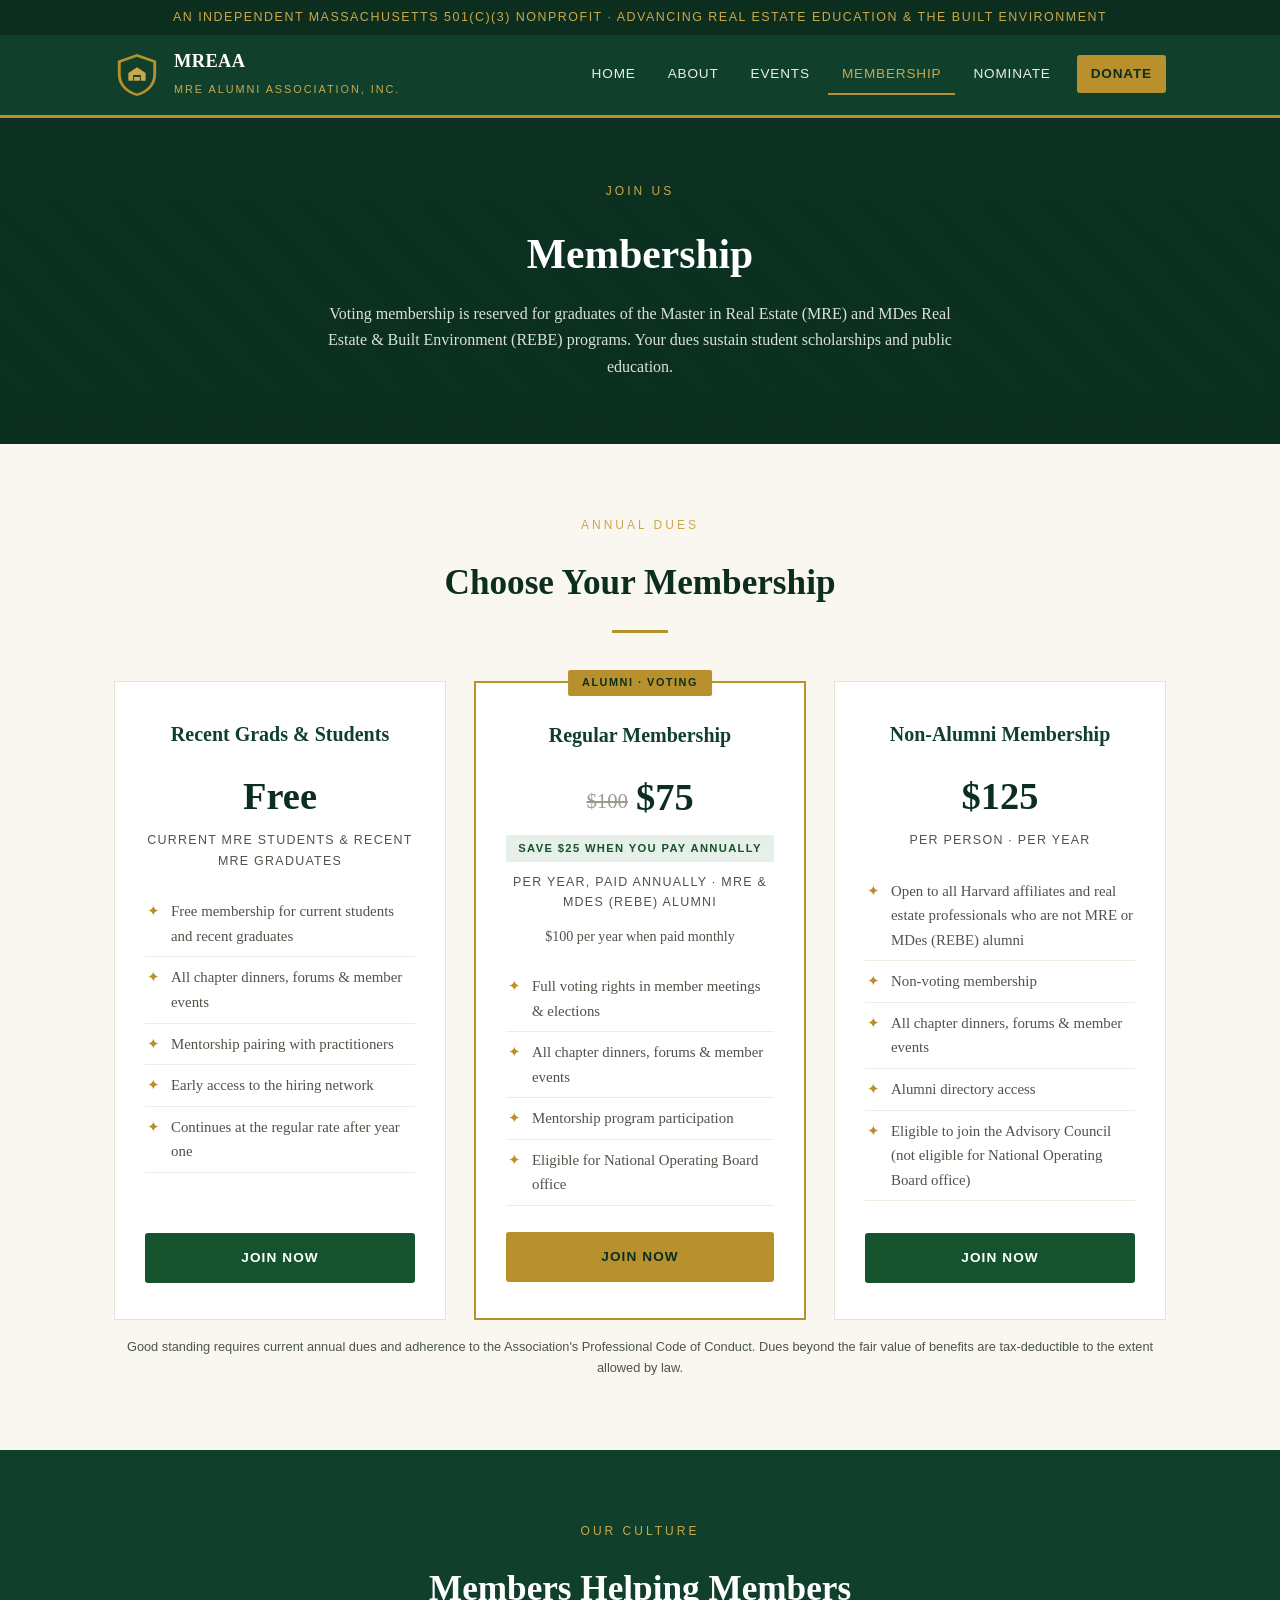
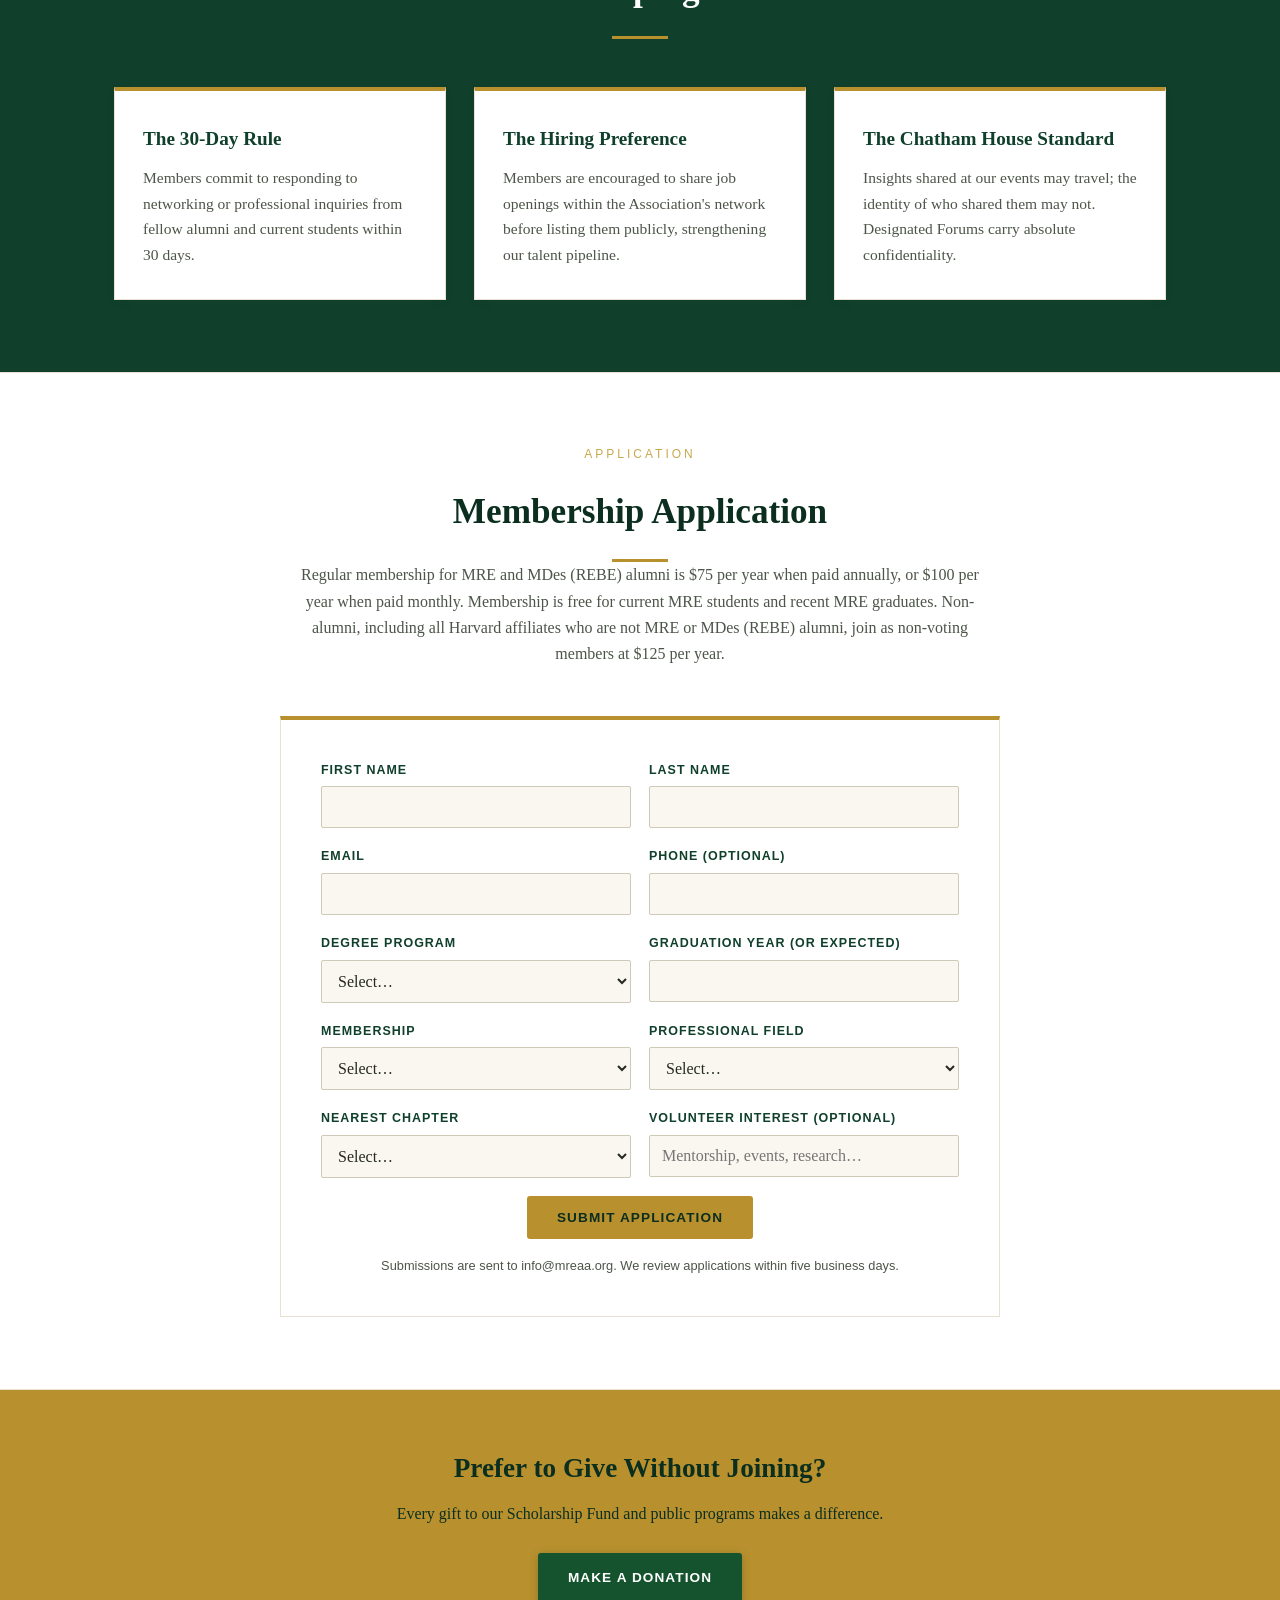
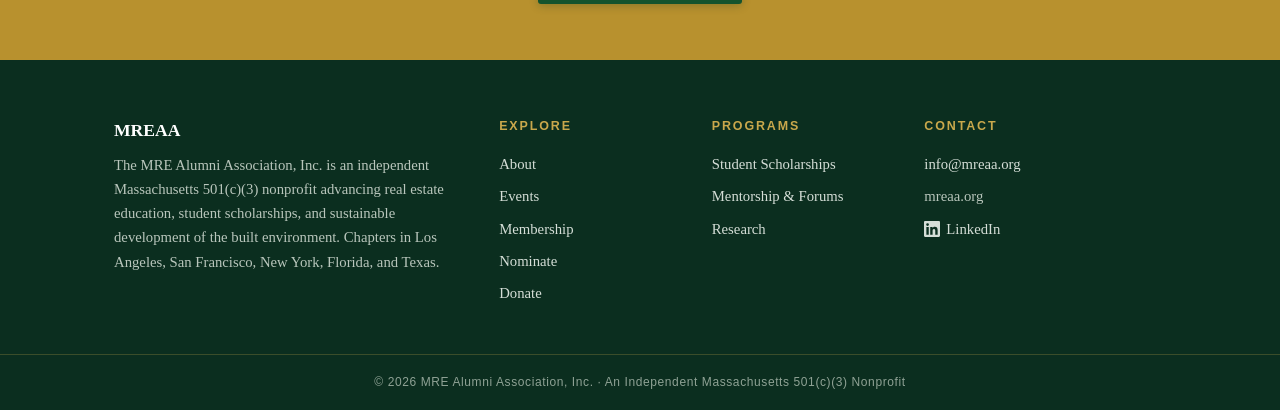
<file: membership.html>
<!DOCTYPE html>
<html lang="en">
<head>
<meta charset="UTF-8">
<meta name="viewport" content="width=device-width, initial-scale=1.0">
<title>Membership | MREAA</title>
<meta name="description" content="Join the MRE Alumni Association. Membership tiers, eligibility, and application.">
<link rel="stylesheet" href="styles.css">
</head>
<body>

<div class="topbar">An independent Massachusetts 501(c)(3) nonprofit · Advancing real estate education &amp; the built environment</div>

<header class="site">
  <div class="nav-wrap">
    <a class="brand" href="index.html">
      <svg class="crest" viewBox="0 0 48 48" xmlns="http://www.w3.org/2000/svg" aria-hidden="true">
        <path d="M24 2 44 9v14c0 12-8.5 20-20 23C12.5 43 4 35 4 23V9z" fill="#b8912e"/>
        <path d="M24 5 41 11v12c0 10.5-7.3 17.6-17 20.4C14.3 40.6 7 33.5 7 23V11z" fill="#10402c"/>
        <path d="M15 30v-8l9-6 9 6v8h-5v-6h-8v6z" fill="#c9a84c"/>
        <rect x="21" y="26" width="6" height="4" fill="#c9a84c"/>
      </svg>
      <span class="brand-text">
        <span class="name">MREAA</span><br>
        <span class="tag">MRE Alumni Association, Inc.</span>
      </span>
    </a>
    <nav class="main" aria-label="Primary">
      <ul>
        <li><a href="index.html">Home</a></li>
        <li><a href="about.html">About</a></li>        <li><a href="events">Events</a></li>
        <li><a href="membership.html" class="active">Membership</a></li>
        <li><a href="nominate">Nominate</a></li>
        <li><a href="donate.html" class="btn-nav">Donate</a></li>
      </ul>
    </nav>
  </div>
</header>

<section class="page-hero">
  <span class="section-kicker">Join Us</span>
  <h1>Membership</h1>
  <p>Voting membership is reserved for graduates of the Master in Real Estate (MRE) and MDes Real Estate &amp; Built Environment (REBE) programs. Your dues sustain student scholarships and public education.</p>
</section>

<section class="band">
  <div class="container">
    <div class="section-head">
      <span class="section-kicker">Annual Dues</span>
      <h2 class="section-title">Choose Your Membership</h2>
      <hr class="rule-under">
    </div>
    <div class="grid cols-3">
      <div class="tier">
        <h3>Recent Grads &amp; Students</h3>
        <div class="price">Free</div>
        <div class="per">current MRE students &amp; recent MRE graduates</div>
        <ul>
          <li>Free membership for current students and recent graduates</li>
          <li>All chapter dinners, forums &amp; member events</li>
          <li>Mentorship pairing with practitioners</li>
          <li>Early access to the hiring network</li>
          <li>Continues at the regular rate after year one</li>
        </ul>
        <a class="btn btn-green" href="#join">Join Now</a>
      </div>
      <div class="tier featured">
        <span class="flag">Alumni · Voting</span>
        <h3>Regular Membership</h3>
        <div class="price"><span style="font-size:1.3rem; font-weight:400; color:#9a9a8e; text-decoration:line-through; margin-right:8px; vertical-align:middle;">$100</span>$75</div>
        <div style="display:inline-block; background:var(--green-100); color:var(--green-700); font-family:var(--sans); font-size:0.7rem; font-weight:700; letter-spacing:0.12em; text-transform:uppercase; padding:4px 12px; border-radius:2px; margin:4px auto 10px;">Save $25 when you pay annually</div>
        <div class="per">per year, paid annually · MRE &amp; MDes (REBE) alumni</div>
        <p style="font-size:0.88rem; color:var(--ink-soft); margin:-8px 0 18px;">$100 per year when paid monthly</p>
        <ul>
          <li>Full voting rights in member meetings &amp; elections</li>
          <li>All chapter dinners, forums &amp; member events</li>
          <li>Mentorship program participation</li>
          <li>Eligible for National Operating Board office</li>
        </ul>
        <a class="btn btn-gold" href="#join">Join Now</a>
      </div>
      <div class="tier">
        <h3>Non-Alumni Membership</h3>
        <div class="price">$125</div>
        <div class="per">per person · per year</div>
        <ul>
          <li>Open to all Harvard affiliates and real estate professionals who are not MRE or MDes (REBE) alumni</li>
          <li>Non-voting membership</li>
          <li>All chapter dinners, forums &amp; member events</li>
          <li>Alumni directory access</li>
          <li>Eligible to join the Advisory Council (not eligible for National Operating Board office)</li>
        </ul>
        <a class="btn btn-green" href="#join">Join Now</a>
      </div>
    </div>
    <p class="notice">Good standing requires current annual dues and adherence to the Association's Professional Code of Conduct. Dues beyond the fair value of benefits are tax-deductible to the extent allowed by law.</p>
  </div>
</section>

<section class="band green">
  <div class="container">
    <div class="section-head">
      <span class="section-kicker" style="color:#c9a84c;">Our Culture</span>
      <h2 class="section-title" style="color:#fff;">Members Helping Members</h2>
      <hr class="rule-under">
    </div>
    <div class="grid cols-3">
      <div class="card">
        <h3>The 30-Day Rule</h3>
        <p>Members commit to responding to networking or professional inquiries from fellow alumni and current students within 30 days.</p>
      </div>
      <div class="card">
        <h3>The Hiring Preference</h3>
        <p>Members are encouraged to share job openings within the Association's network before listing them publicly, strengthening our talent pipeline.</p>
      </div>
      <div class="card">
        <h3>The Chatham House Standard</h3>
        <p>Insights shared at our events may travel; the identity of who shared them may not. Designated Forums carry absolute confidentiality.</p>
      </div>
    </div>
  </div>
</section>

<section class="band alt" id="join">
  <div class="container">
    <div class="section-head">
      <span class="section-kicker">Application</span>
      <h2 class="section-title">Membership Application</h2>
      <hr class="rule-under">
      <p>Regular membership for MRE and MDes (REBE) alumni is $75 per year when paid annually, or $100 per year when paid monthly. Membership is free for current MRE students and recent MRE graduates. Non-alumni, including all Harvard affiliates who are not MRE or MDes (REBE) alumni, join as non-voting members at $125 per year.</p>
    </div>
    <form class="form-panel" action="mailto:info@mreaa.org" method="post" enctype="text/plain">
      <div class="form-grid">
        <div>
          <label for="first">First Name</label>
          <input type="text" id="first" name="first_name" required>
        </div>
        <div>
          <label for="last">Last Name</label>
          <input type="text" id="last" name="last_name" required>
        </div>
        <div>
          <label for="email">Email</label>
          <input type="email" id="email" name="email" required>
        </div>
        <div>
          <label for="phone">Phone (optional)</label>
          <input type="tel" id="phone" name="phone">
        </div>
        <div>
          <label for="program">Degree Program</label>
          <select id="program" name="program" required>
            <option value="">Select…</option>
            <option>Master in Real Estate (MRE)</option>
            <option>MDes, Real Estate &amp; Built Environment (REBE)</option>
            <option>Current MRE Student</option>
            <option>Other / Non-Alumni (including all Harvard affiliates)</option>
          </select>
        </div>
        <div>
          <label for="year">Graduation Year (or expected)</label>
          <input type="number" id="year" name="graduation_year" min="1950" max="2032" required>
        </div>
        <div>
          <label for="tier">Membership</label>
          <select id="tier" name="tier" required>
            <option value="">Select…</option>
            <option>Recent Grads &amp; Students: Free</option>
            <option>Regular Membership: $75 per year, paid annually</option>
            <option>Regular Membership: $100 per year, paid monthly</option>
            <option>Non-Alumni Membership: $125 per year</option>
          </select>
        </div>
        <div>
          <label for="field">Professional Field</label>
          <select id="field" name="field">
            <option value="">Select…</option>
            <option>Development</option>
            <option>Investment / Capital Markets</option>
            <option>Planning / Public Sector</option>
            <option>Architecture / Design</option>
            <option>Construction</option>
            <option>Academia / Research</option>
            <option>Other</option>
          </select>
        </div>
        <div>
          <label for="chapter">Nearest Chapter</label>
          <select id="chapter" name="chapter">
            <option value="">Select…</option>
            <option>Los Angeles</option>
            <option>San Francisco</option>
            <option>New York</option>
            <option>Florida</option>
            <option>Texas</option>
            <option>Other / Remote</option>
          </select>
        </div>
        <div>
          <label for="interest">Volunteer Interest (optional)</label>
          <input type="text" id="interest" name="interests" placeholder="Mentorship, events, research…">
        </div>
        <div class="full" style="text-align:center;">
          <button class="btn btn-gold" type="submit">Submit Application</button>
          <p class="notice">Submissions are sent to info@mreaa.org. We review applications within five business days.</p>
        </div>
      </div>
    </form>
  </div>
</section>

<div class="cta-strip">
  <h2>Prefer to Give Without Joining?</h2>
  <p>Every gift to our Scholarship Fund and public programs makes a difference.</p>
  <a class="btn btn-green" href="donate.html">Make a Donation</a>
</div>

<footer class="site">
  <div class="container footer-grid">
    <div class="footer-brand">
      <div class="name">MREAA</div>
      <p>The MRE Alumni Association, Inc. is an independent Massachusetts 501(c)(3) nonprofit advancing real estate education, student scholarships, and sustainable development of the built environment. Chapters in Los Angeles, San Francisco, New York, Florida, and Texas.</p>
    </div>
    <div>
      <h4>Explore</h4>
      <ul>
        <li><a href="about.html">About</a></li>        <li><a href="events">Events</a></li>
        <li><a href="membership.html">Membership</a></li>
        <li><a href="nominate">Nominate</a></li>
        <li><a href="donate.html">Donate</a></li>
      </ul>
    </div>
    <div>
      <h4>Programs</h4>
      <ul>
        <li><a href="donate.html">Student Scholarships</a></li>
        <li><a href="about.html">Mentorship &amp; Forums</a></li>        <li><a href="about.html">Research</a></li>
      </ul>
    </div>
    <div>
      <h4>Contact</h4>
      <ul>
        <li><a href="mailto:info@mreaa.org">info@mreaa.org</a></li>
        <li>mreaa.org</li>
        <li><a href="https://www.linkedin.com/groups/36970002/" target="_blank" rel="noopener"><svg viewBox="0 0 24 24" width="16" height="16" fill="currentColor" aria-hidden="true" style="vertical-align:-3px;margin-right:6px;"><path d="M20.45 20.45h-3.56v-5.57c0-1.33-.02-3.04-1.85-3.04-1.85 0-2.14 1.45-2.14 2.94v5.67H9.34V9h3.42v1.56h.05c.48-.9 1.64-1.85 3.37-1.85 3.6 0 4.27 2.37 4.27 5.46v6.28zM5.34 7.43a2.06 2.06 0 1 1 0-4.13 2.06 2.06 0 0 1 0 4.13zM7.12 20.45H3.56V9h3.56v11.45zM22.22 0H1.77C.79 0 0 .77 0 1.73v20.54C0 23.23.79 24 1.77 24h20.45c.98 0 1.78-.77 1.78-1.73V1.73C24 .77 23.2 0 22.22 0z"/></svg>LinkedIn</a></li>
      </ul>
    </div>
  </div>
  <div class="footer-bottom">© 2026 MRE Alumni Association, Inc. · An Independent Massachusetts 501(c)(3) Nonprofit</div>
</footer>

</body>
</html>
</file>
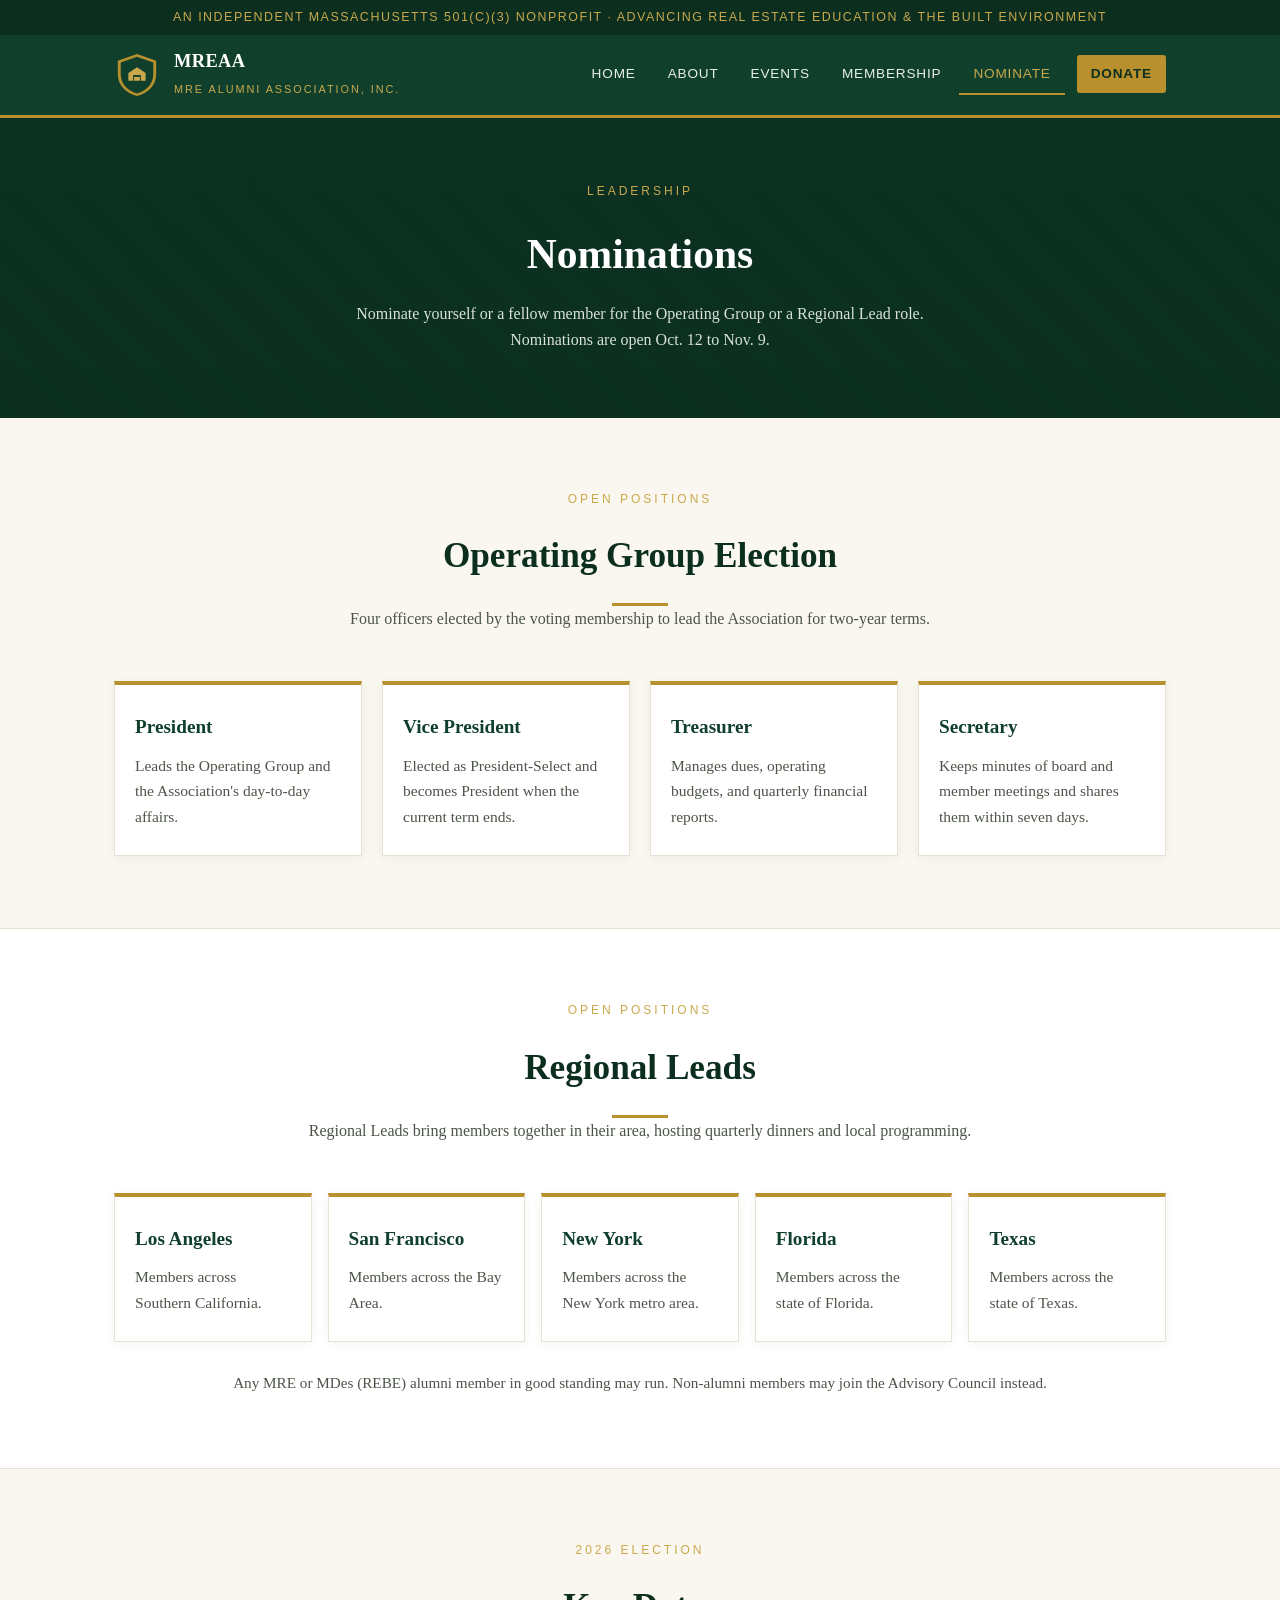
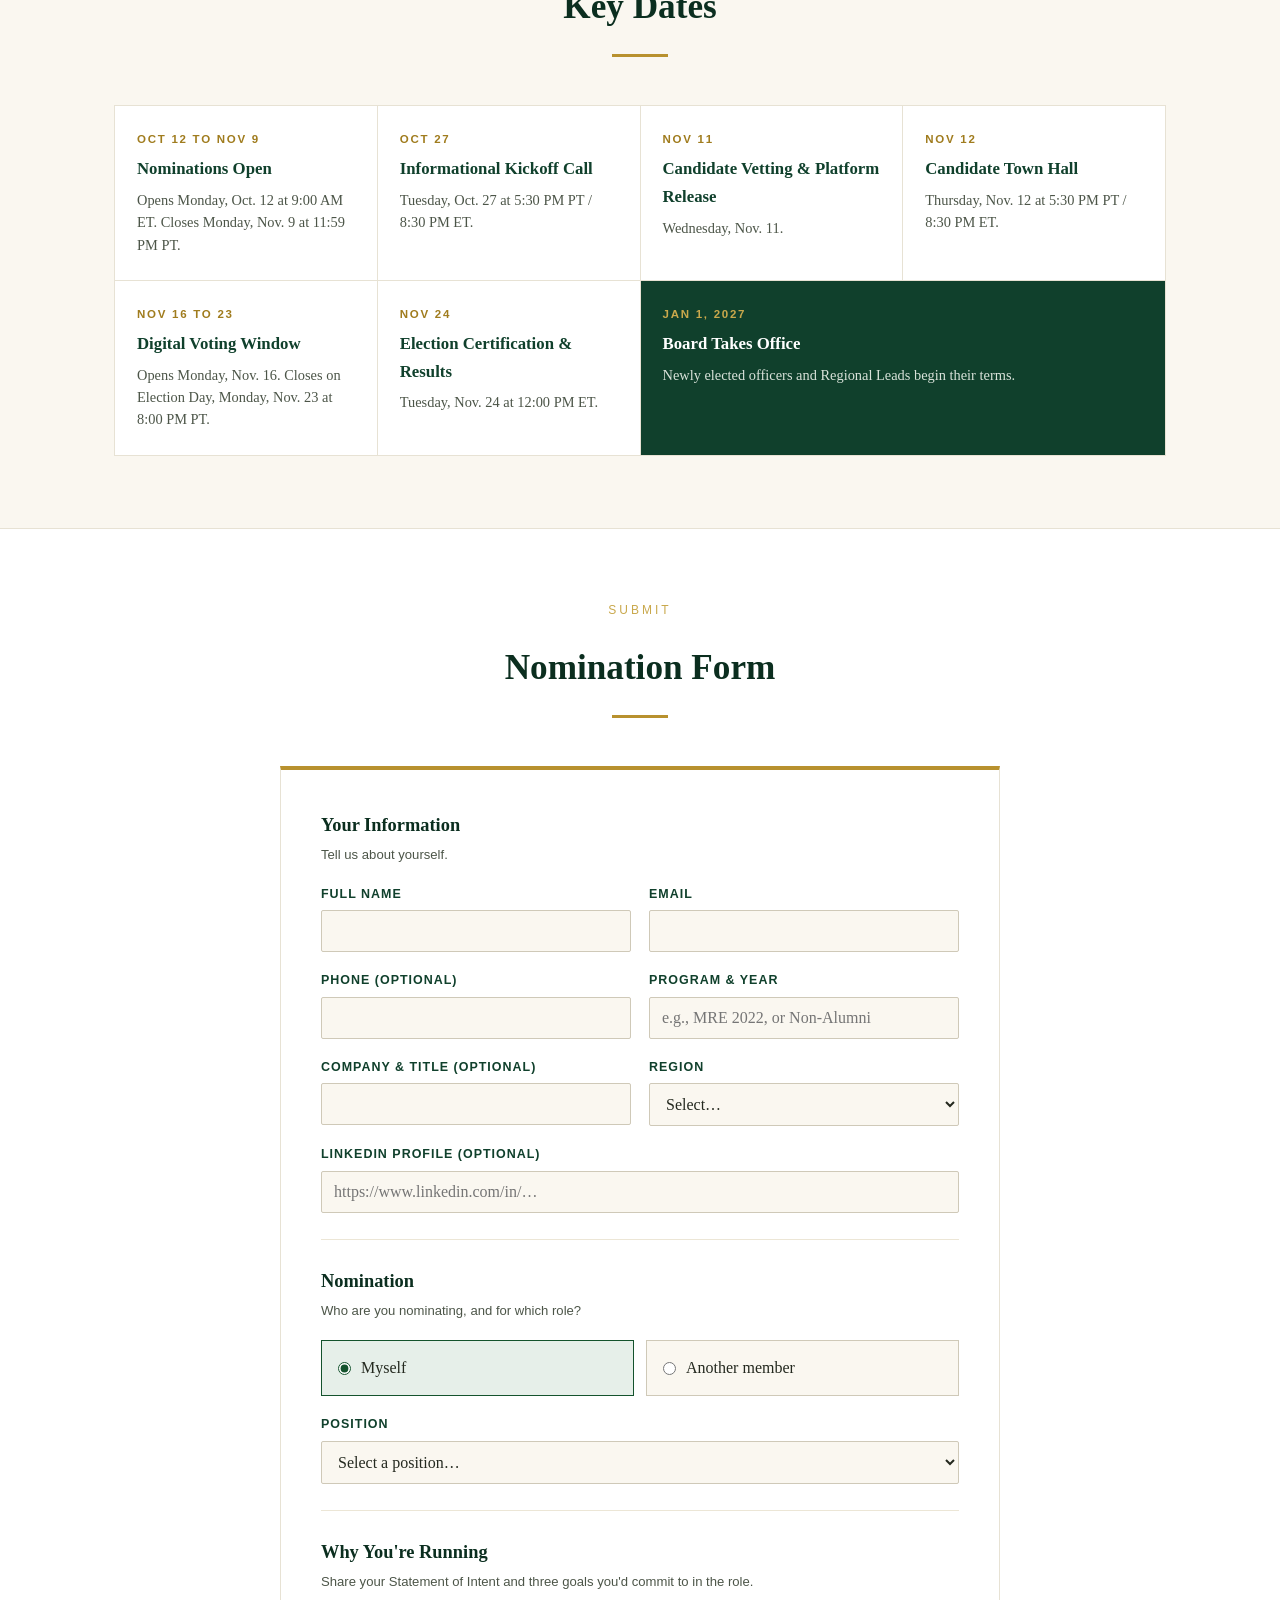
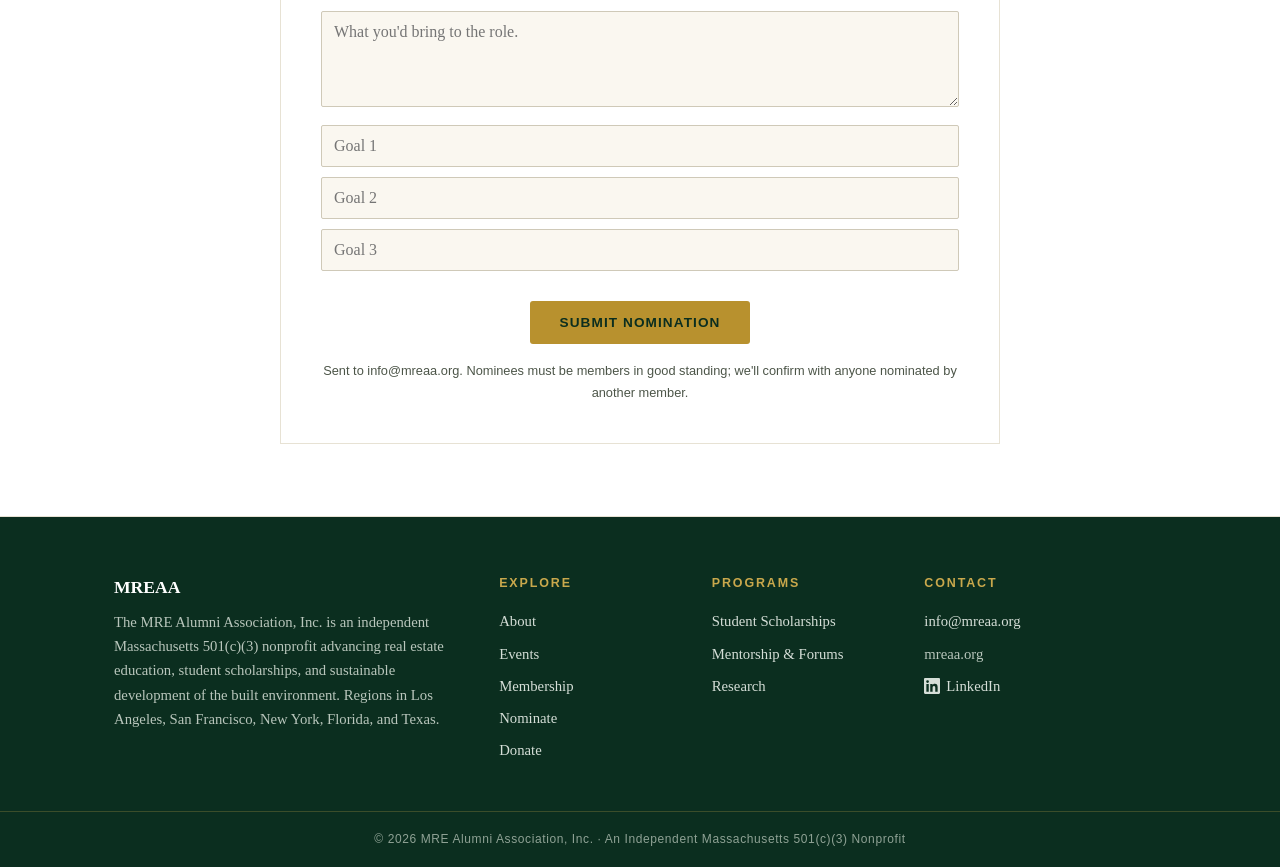
<file: nominate.html>
<!DOCTYPE html>
<html lang="en">
<head>
<meta charset="UTF-8">
<meta name="viewport" content="width=device-width, initial-scale=1.0">
<title>Nominate | MREAA</title>
<meta name="description" content="Nominate yourself or a fellow member for the MRE Alumni Association Operating Group or a Regional Lead role.">
<link rel="stylesheet" href="styles.css">
<style>
  .steps { display: grid; grid-template-columns: repeat(auto-fit, minmax(200px, 1fr)); gap: 0; border: 1px solid #e7e2d4; background: var(--white); }
  .step { padding: 26px 24px; border-right: 1px solid #e7e2d4; }
  .step:last-child { border-right: none; }
  .step .n { font-family: var(--sans); font-size: 0.72rem; font-weight: 700; letter-spacing: 0.15em; text-transform: uppercase; color: var(--gold-600); margin-bottom: 6px; }
  .step h3 { color: var(--green-800); font-size: 1.08rem; margin-bottom: 6px; }
  .step p { color: var(--ink-soft); font-size: 0.92rem; line-height: 1.55; }
  .positions { text-align: center; color: var(--ink-soft); font-size: 0.95rem; margin-top: 28px; }
  .positions strong { color: var(--green-800); }
  .form-section { border-top: 1px solid #ece6d6; padding-top: 26px; margin-top: 26px; }
  .form-section:first-child { border-top: none; padding-top: 0; margin-top: 0; }
  .form-section h3 { color: var(--green-900); font-size: 1.15rem; margin-bottom: 4px; }
  .form-section .hint { font-family: var(--sans); font-size: 0.82rem; color: var(--ink-soft); margin-bottom: 18px; }
  .choice { display: grid; grid-template-columns: 1fr 1fr; gap: 12px; }
  .choice label { display: flex; align-items: center; gap: 10px; border: 1.5px solid #cfc9b8; background: var(--cream); padding: 14px 16px; cursor: pointer; margin: 0; text-transform: none; letter-spacing: 0; font-family: var(--serif); font-size: 1rem; font-weight: 400; color: var(--ink); }
  .choice input { width: auto; accent-color: var(--green-700); }
  .choice label:has(input:checked) { border-color: var(--green-700); background: var(--green-100); }
  .stack > * + * { margin-top: 10px; }
  .grid.row-4 { grid-template-columns: repeat(4, 1fr); gap: 20px; }
  .grid.row-5 { grid-template-columns: repeat(5, 1fr); gap: 16px; }
  .grid.row-4 .card, .grid.row-5 .card { padding: 26px 20px; }
  @media (max-width: 960px) { .grid.row-4, .grid.row-5 { grid-template-columns: repeat(2, 1fr); } }
  @media (max-width: 560px) { .grid.row-4, .grid.row-5 { grid-template-columns: 1fr; } }
  .timeline { display: grid; grid-template-columns: repeat(4, 1fr); gap: 1px; background: #e7e2d4; border: 1px solid #e7e2d4; }
  .t-row { background: var(--white); padding: 24px 22px; }
  .t-date { font-family: var(--sans); font-size: 0.72rem; font-weight: 700; letter-spacing: 0.15em; text-transform: uppercase; color: var(--gold-600); margin-bottom: 6px; }
  .t-body h3 { color: var(--green-800); font-size: 1.05rem; margin-bottom: 6px; }
  .t-body p { color: var(--ink-soft); font-size: 0.9rem; line-height: 1.55; }
  .t-row:last-child { background: var(--green-800); grid-column: span 2; }
  .t-row:last-child .t-date { color: var(--gold-400); }
  .t-row:last-child h3 { color: var(--white); }
  .t-row:last-child p { color: #d9e2da; }
  @media (max-width: 900px) { .timeline { grid-template-columns: repeat(2, 1fr); } }
  @media (max-width: 520px) { .timeline { grid-template-columns: 1fr; } .t-row:last-child { grid-column: auto; } }
  @media (max-width: 760px) { .step { border-right: none; border-bottom: 1px solid #e7e2d4; } .choice { grid-template-columns: 1fr; } }
</style>
</head>
<body>

<div class="topbar">An independent Massachusetts 501(c)(3) nonprofit · Advancing real estate education &amp; the built environment</div>

<header class="site">
  <div class="nav-wrap">
    <a class="brand" href="index.html">
      <svg class="crest" viewBox="0 0 48 48" xmlns="http://www.w3.org/2000/svg" aria-hidden="true">
        <path d="M24 2 44 9v14c0 12-8.5 20-20 23C12.5 43 4 35 4 23V9z" fill="#b8912e"/>
        <path d="M24 5 41 11v12c0 10.5-7.3 17.6-17 20.4C14.3 40.6 7 33.5 7 23V11z" fill="#10402c"/>
        <path d="M15 30v-8l9-6 9 6v8h-5v-6h-8v6z" fill="#c9a84c"/>
        <rect x="21" y="26" width="6" height="4" fill="#c9a84c"/>
      </svg>
      <span class="brand-text">
        <span class="name">MREAA</span><br>
        <span class="tag">MRE Alumni Association, Inc.</span>
      </span>
    </a>
    <nav class="main" aria-label="Primary">
      <ul>
        <li><a href="index.html">Home</a></li>
        <li><a href="about.html">About</a></li>
        <li><a href="events">Events</a></li>
        <li><a href="membership.html">Membership</a></li>
        <li><a href="nominate" class="active">Nominate</a></li>
        <li><a href="donate.html" class="btn-nav">Donate</a></li>
      </ul>
    </nav>
  </div>
</header>

<section class="page-hero">
  <span class="section-kicker">Leadership</span>
  <h1>Nominations</h1>
  <p>Nominate yourself or a fellow member for the Operating Group or a Regional Lead role. Nominations are open Oct. 12 to Nov. 9.</p>
</section>

<section class="band">
  <div class="container">
    <div class="section-head">
      <span class="section-kicker">Open Positions</span>
      <h2 class="section-title">Operating Group Election</h2>
      <hr class="rule-under">
      <p>Four officers elected by the voting membership to lead the Association for two-year terms.</p>
    </div>
    <div class="grid row-4">
      <div class="card">
        <h3>President</h3>
        <p>Leads the Operating Group and the Association's day-to-day affairs.</p>
      </div>
      <div class="card">
        <h3>Vice President</h3>
        <p>Elected as President-Select and becomes President when the current term ends.</p>
      </div>
      <div class="card">
        <h3>Treasurer</h3>
        <p>Manages dues, operating budgets, and quarterly financial reports.</p>
      </div>
      <div class="card">
        <h3>Secretary</h3>
        <p>Keeps minutes of board and member meetings and shares them within seven days.</p>
      </div>
    </div>
  </div>
</section>

<section class="band alt">
  <div class="container">
    <div class="section-head">
      <span class="section-kicker">Open Positions</span>
      <h2 class="section-title">Regional Leads</h2>
      <hr class="rule-under">
      <p>Regional Leads bring members together in their area, hosting quarterly dinners and local programming.</p>
    </div>
    <div class="grid row-5">
      <div class="card">
        <h3>Los Angeles</h3>
        <p>Members across Southern California.</p>
      </div>
      <div class="card">
        <h3>San Francisco</h3>
        <p>Members across the Bay Area.</p>
      </div>
      <div class="card">
        <h3>New York</h3>
        <p>Members across the New York metro area.</p>
      </div>
      <div class="card">
        <h3>Florida</h3>
        <p>Members across the state of Florida.</p>
      </div>
      <div class="card">
        <h3>Texas</h3>
        <p>Members across the state of Texas.</p>
      </div>
    </div>
    <p class="positions">Any MRE or MDes (REBE) alumni member in good standing may run. Non-alumni members may join the Advisory Council instead.</p>
  </div>
</section>

<section class="band">
  <div class="container">
    <div class="section-head">
      <span class="section-kicker">2026 Election</span>
      <h2 class="section-title">Key Dates</h2>
      <hr class="rule-under">
    </div>
    <div class="timeline">
      <div class="t-row">
        <div class="t-date">Oct 12 to Nov 9</div>
        <div class="t-body">
          <h3>Nominations Open</h3>
          <p>Opens Monday, Oct. 12 at 9:00 AM ET. Closes Monday, Nov. 9 at 11:59 PM PT.</p>
        </div>
      </div>
      <div class="t-row">
        <div class="t-date">Oct 27</div>
        <div class="t-body">
          <h3>Informational Kickoff Call</h3>
          <p>Tuesday, Oct. 27 at 5:30 PM PT / 8:30 PM ET.</p>
        </div>
      </div>
      <div class="t-row">
        <div class="t-date">Nov 11</div>
        <div class="t-body">
          <h3>Candidate Vetting &amp; Platform Release</h3>
          <p>Wednesday, Nov. 11.</p>
        </div>
      </div>
      <div class="t-row">
        <div class="t-date">Nov 12</div>
        <div class="t-body">
          <h3>Candidate Town Hall</h3>
          <p>Thursday, Nov. 12 at 5:30 PM PT / 8:30 PM ET.</p>
        </div>
      </div>
      <div class="t-row">
        <div class="t-date">Nov 16 to 23</div>
        <div class="t-body">
          <h3>Digital Voting Window</h3>
          <p>Opens Monday, Nov. 16. Closes on Election Day, Monday, Nov. 23 at 8:00 PM PT.</p>
        </div>
      </div>
      <div class="t-row">
        <div class="t-date">Nov 24</div>
        <div class="t-body">
          <h3>Election Certification &amp; Results</h3>
          <p>Tuesday, Nov. 24 at 12:00 PM ET.</p>
        </div>
      </div>
      <div class="t-row">
        <div class="t-date">Jan 1, 2027</div>
        <div class="t-body">
          <h3>Board Takes Office</h3>
          <p>Newly elected officers and Regional Leads begin their terms.</p>
        </div>
      </div>
    </div>
  </div>
</section>

<section class="band alt" id="form">
  <div class="container">
    <div class="section-head">
      <span class="section-kicker">Submit</span>
      <h2 class="section-title">Nomination Form</h2>
      <hr class="rule-under">
    </div>
    <form class="form-panel" action="mailto:info@mreaa.org" method="post" enctype="text/plain">

      <div class="form-section">
        <h3>Your Information</h3>
        <p class="hint">Tell us about yourself.</p>
        <div class="form-grid">
          <div>
            <label for="yname">Full Name</label>
            <input type="text" id="yname" name="your_name" required>
          </div>
          <div>
            <label for="yemail">Email</label>
            <input type="email" id="yemail" name="your_email" required>
          </div>
          <div>
            <label for="yphone">Phone (optional)</label>
            <input type="tel" id="yphone" name="your_phone">
          </div>
          <div>
            <label for="yprogram">Program &amp; Year</label>
            <input type="text" id="yprogram" name="your_program" placeholder="e.g., MRE 2022, or Non-Alumni">
          </div>
          <div>
            <label for="ycompany">Company &amp; Title (optional)</label>
            <input type="text" id="ycompany" name="your_company">
          </div>
          <div>
            <label for="yregion">Region</label>
            <select id="yregion" name="your_region">
              <option value="">Select…</option>
              <option>Los Angeles</option>
              <option>San Francisco</option>
              <option>New York</option>
              <option>Florida</option>
              <option>Texas</option>
              <option>Other / Remote</option>
            </select>
          </div>
          <div class="full">
            <label for="ylinkedin">LinkedIn Profile (optional)</label>
            <input type="url" id="ylinkedin" name="your_linkedin" placeholder="https://www.linkedin.com/in/…">
          </div>
        </div>
      </div>

      <div class="form-section">
        <h3>Nomination</h3>
        <p class="hint">Who are you nominating, and for which role?</p>
        <div class="choice" style="margin-bottom:18px;">
          <label><input type="radio" name="nominating" value="Myself" checked> Myself</label>
          <label><input type="radio" name="nominating" value="Another member"> Another member</label>
        </div>
        <div class="form-grid">
          <div class="full">
            <label for="position">Position</label>
            <select id="position" name="position" required>
              <option value="">Select a position…</option>
              <optgroup label="Operating Group Election">
                <option>President</option>
                <option>Vice President</option>
                <option>Treasurer</option>
                <option>Secretary</option>
              </optgroup>
              <optgroup label="Regional Leads">
                <option>Regional Lead: Los Angeles</option>
                <option>Regional Lead: San Francisco</option>
                <option>Regional Lead: New York</option>
                <option>Regional Lead: Florida</option>
                <option>Regional Lead: Texas</option>
              </optgroup>
            </select>
          </div>
        </div>
        <div class="form-grid" id="nominee-fields" style="display:none; margin-top:18px;">
          <div>
            <label for="nname">Nominee Full Name</label>
            <input type="text" id="nname" name="nominee_name">
          </div>
          <div>
            <label for="nemail">Nominee Email</label>
            <input type="email" id="nemail" name="nominee_email">
          </div>
          <div class="full">
            <label for="nprogram">Nominee Program &amp; Year</label>
            <input type="text" id="nprogram" name="nominee_program" placeholder="e.g., MRE 2019">
          </div>
        </div>
      </div>

      <div class="form-section">
        <h3 id="why-title">Why You're Running</h3>
        <p class="hint" id="why-hint">Share your Statement of Intent and three goals you'd commit to in the role.</p>
        <div class="stack">
          <textarea id="why" name="statement" rows="4" placeholder="What you'd bring to the role." required></textarea>
          <div id="goals" class="stack">
            <input type="text" name="goal_1" placeholder="Goal 1">
            <input type="text" name="goal_2" placeholder="Goal 2">
            <input type="text" name="goal_3" placeholder="Goal 3">
          </div>
        </div>
      </div>

      <div style="text-align:center; margin-top:30px;">
        <button class="btn btn-gold" type="submit">Submit Nomination</button>
        <p class="notice">Sent to info@mreaa.org. Nominees must be members in good standing; we'll confirm with anyone nominated by another member.</p>
      </div>
    </form>
  </div>
</section>

<footer class="site">
  <div class="container footer-grid">
    <div class="footer-brand">
      <div class="name">MREAA</div>
      <p>The MRE Alumni Association, Inc. is an independent Massachusetts 501(c)(3) nonprofit advancing real estate education, student scholarships, and sustainable development of the built environment. Regions in Los Angeles, San Francisco, New York, Florida, and Texas.</p>
    </div>
    <div>
      <h4>Explore</h4>
      <ul>
        <li><a href="about.html">About</a></li>
        <li><a href="events">Events</a></li>
        <li><a href="membership.html">Membership</a></li>
        <li><a href="nominate">Nominate</a></li>
        <li><a href="donate.html">Donate</a></li>
      </ul>
    </div>
    <div>
      <h4>Programs</h4>
      <ul>
        <li><a href="donate.html">Student Scholarships</a></li>
        <li><a href="about.html">Mentorship &amp; Forums</a></li>
        <li><a href="about.html">Research</a></li>
      </ul>
    </div>
    <div>
      <h4>Contact</h4>
      <ul>
        <li><a href="mailto:info@mreaa.org">info@mreaa.org</a></li>
        <li>mreaa.org</li>
        <li><a href="https://www.linkedin.com/groups/36970002/" target="_blank" rel="noopener"><svg viewBox="0 0 24 24" width="16" height="16" fill="currentColor" aria-hidden="true" style="vertical-align:-3px;margin-right:6px;"><path d="M20.45 20.45h-3.56v-5.57c0-1.33-.02-3.04-1.85-3.04-1.85 0-2.14 1.45-2.14 2.94v5.67H9.34V9h3.42v1.56h.05c.48-.9 1.64-1.85 3.37-1.85 3.6 0 4.27 2.37 4.27 5.46v6.28zM5.34 7.43a2.06 2.06 0 1 1 0-4.13 2.06 2.06 0 0 1 0 4.13zM7.12 20.45H3.56V9h3.56v11.45zM22.22 0H1.77C.79 0 0 .77 0 1.73v20.54C0 23.23.79 24 1.77 24h20.45c.98 0 1.78-.77 1.78-1.73V1.73C24 .77 23.2 0 22.22 0z"/></svg>LinkedIn</a></li>
      </ul>
    </div>
  </div>
  <div class="footer-bottom">© 2026 MRE Alumni Association, Inc. · An Independent Massachusetts 501(c)(3) Nonprofit</div>
</footer>

<script>
  (function () {
    var radios = document.querySelectorAll('input[name="nominating"]');
    var nominee = document.getElementById('nominee-fields');
    var goals = document.getElementById('goals');
    var title = document.getElementById('why-title');
    var hint = document.getElementById('why-hint');
    var why = document.getElementById('why');
    function update() {
      var other = document.querySelector('input[name="nominating"]:checked').value !== 'Myself';
      nominee.style.display = other ? '' : 'none';
      document.getElementById('nname').required = other;
      document.getElementById('nemail').required = other;
      goals.style.display = other ? 'none' : '';
      title.textContent = other ? 'Why This Person' : "Why You're Running";
      hint.textContent = other
        ? "Tell us why they'd be a strong fit. We'll invite them to submit their own goals."
        : "Share your Statement of Intent and three goals you'd commit to in the role.";
      why.placeholder = other ? 'What makes them a strong fit for this role?' : "What you'd bring to the role.";
    }
    radios.forEach(function (r) { r.addEventListener('change', update); });
    update();
  })();
</script>

</body>
</html>
</file>
<file: styles.css>
/* ==========================================================
   MREAA — MRE Alumni Association
   Ivy League palette: deep green, antique gold, cream
   ========================================================== */

:root {
  --green-900: #0b2e1f;   /* near-black green */
  --green-800: #10402c;
  --green-700: #14532d;   /* primary ivy green */
  --green-600: #1e6b3c;
  --green-100: #e6efe9;
  --gold-600: #a07c1e;
  --gold-500: #b8912e;    /* primary gold */
  --gold-400: #c9a84c;
  --gold-100: #f4ecd8;
  --cream: #faf7f0;
  --ink: #24291f;
  --ink-soft: #4c5548;
  --white: #ffffff;
  --serif: Georgia, "Times New Roman", Times, serif;
  --sans: "Helvetica Neue", Helvetica, Arial, sans-serif;
}

* { margin: 0; padding: 0; box-sizing: border-box; }

html { scroll-behavior: smooth; }

body {
  font-family: var(--serif);
  color: var(--ink);
  background: var(--cream);
  line-height: 1.65;
}

img { max-width: 100%; display: block; }

a { color: var(--green-700); }

.container { max-width: 1100px; margin: 0 auto; padding: 0 24px; }

/* ---------- Top bar ---------- */
.topbar {
  background: var(--green-900);
  color: var(--gold-400);
  font-family: var(--sans);
  font-size: 0.78rem;
  letter-spacing: 0.12em;
  text-transform: uppercase;
  text-align: center;
  padding: 7px 12px;
}

/* ---------- Header / nav ---------- */
header.site {
  background: var(--green-800);
  border-bottom: 3px solid var(--gold-500);
  position: sticky;
  top: 0;
  z-index: 50;
}

.nav-wrap {
  display: flex;
  align-items: center;
  justify-content: space-between;
  padding: 14px 24px;
  max-width: 1100px;
  margin: 0 auto;
  flex-wrap: wrap;
  gap: 12px;
}

.brand {
  display: flex;
  align-items: center;
  gap: 14px;
  text-decoration: none;
}

.brand .crest {
  width: 46px; height: 46px; flex: none;
}

.brand-text .name {
  color: var(--white);
  font-size: 1.15rem;
  font-weight: 700;
  letter-spacing: 0.02em;
  line-height: 1.2;
}

.brand-text .tag {
  color: var(--gold-400);
  font-family: var(--sans);
  font-size: 0.68rem;
  letter-spacing: 0.18em;
  text-transform: uppercase;
}

nav.main ul {
  display: flex;
  list-style: none;
  gap: 4px;
  flex-wrap: wrap;
}

nav.main a {
  display: block;
  color: #e8ede9;
  text-decoration: none;
  font-family: var(--sans);
  font-size: 0.85rem;
  letter-spacing: 0.06em;
  text-transform: uppercase;
  padding: 8px 14px;
  border-bottom: 2px solid transparent;
  transition: color .15s, border-color .15s;
}

nav.main a:hover { color: var(--gold-400); }

nav.main a.active {
  color: var(--gold-400);
  border-bottom-color: var(--gold-500);
}

nav.main a.btn-nav {
  background: var(--gold-500);
  color: var(--green-900);
  font-weight: 700;
  border-radius: 3px;
  border-bottom: none;
  margin-left: 8px;
}

nav.main a.btn-nav:hover { background: var(--gold-400); color: var(--green-900); }

/* ---------- Hero ---------- */
.hero {
  background:
    linear-gradient(rgba(11,46,31,0.82), rgba(11,46,31,0.9)),
    repeating-linear-gradient(45deg, #10402c 0 22px, #0e3a28 22px 44px);
  color: var(--white);
  text-align: center;
  padding: 96px 24px 104px;
}

.hero .kicker,
.section-kicker {
  font-family: var(--sans);
  font-size: 0.75rem;
  letter-spacing: 0.25em;
  text-transform: uppercase;
  color: var(--gold-400);
  display: block;
  margin-bottom: 18px;
}

.hero h1 {
  font-size: clamp(2rem, 5vw, 3.2rem);
  font-weight: 700;
  line-height: 1.15;
  max-width: 820px;
  margin: 0 auto 22px;
}

.hero p.lede {
  font-size: 1.15rem;
  color: #d9e2da;
  max-width: 680px;
  margin: 0 auto 36px;
}

.hero-rule {
  width: 72px; height: 3px;
  background: var(--gold-500);
  margin: 0 auto 28px;
  border: none;
}

/* Page hero (interior pages) */
.page-hero {
  background: linear-gradient(rgba(11,46,31,0.85), rgba(11,46,31,0.92)),
    repeating-linear-gradient(45deg, #10402c 0 22px, #0e3a28 22px 44px);
  color: var(--white);
  text-align: center;
  padding: 64px 24px;
}

.page-hero h1 { font-size: clamp(1.8rem, 4vw, 2.6rem); margin-bottom: 12px; }
.page-hero p { color: #d9e2da; max-width: 640px; margin: 0 auto; }

/* ---------- Buttons ---------- */
.btn {
  display: inline-block;
  font-family: var(--sans);
  font-size: 0.85rem;
  font-weight: 700;
  letter-spacing: 0.08em;
  text-transform: uppercase;
  text-decoration: none;
  padding: 14px 30px;
  border-radius: 3px;
  transition: background .15s, color .15s;
  cursor: pointer;
  border: none;
}

.btn-gold { background: var(--gold-500); color: var(--green-900); }
.btn-gold:hover { background: var(--gold-400); }

.btn-outline {
  background: transparent;
  color: var(--gold-400);
  border: 1.5px solid var(--gold-500);
  margin-left: 12px;
}
.btn-outline:hover { background: var(--gold-500); color: var(--green-900); }

.btn-green { background: var(--green-700); color: var(--white); }
.btn-green:hover { background: var(--green-600); }

/* ---------- Sections ---------- */
section.band { padding: 72px 0; }
section.band.alt { background: var(--white); border-top: 1px solid #e7e2d4; border-bottom: 1px solid #e7e2d4; }
section.band.green { background: var(--green-800); color: var(--white); }
section.band.green h2 { color: var(--white); }

.section-head { text-align: center; max-width: 700px; margin: 0 auto 48px; }

h2.section-title {
  font-size: clamp(1.6rem, 3.4vw, 2.2rem);
  color: var(--green-900);
  margin-bottom: 14px;
}

.section-head p { color: var(--ink-soft); }

.rule-under {
  width: 56px; height: 3px; background: var(--gold-500);
  border: none; margin: 18px auto 0;
}

/* ---------- Cards ---------- */
.grid { display: grid; gap: 28px; }
.grid.cols-3 { grid-template-columns: repeat(auto-fit, minmax(280px, 1fr)); }
.grid.cols-2 { grid-template-columns: repeat(auto-fit, minmax(320px, 1fr)); }

.card {
  background: var(--white);
  border: 1px solid #e7e2d4;
  border-top: 4px solid var(--gold-500);
  padding: 32px 28px;
  box-shadow: 0 2px 10px rgba(11,46,31,0.05);
}

.card h3 { color: var(--green-800); font-size: 1.2rem; margin-bottom: 10px; }
.card p { color: var(--ink-soft); font-size: 0.97rem; }

.card .icon {
  width: 48px; height: 48px;
  margin-bottom: 18px;
}

/* Event cards */
.event {
  display: flex;
  gap: 24px;
  background: var(--white);
  border: 1px solid #e7e2d4;
  padding: 26px 28px;
  align-items: flex-start;
}

.event .date {
  flex: none;
  width: 78px;
  text-align: center;
  background: var(--green-800);
  color: var(--white);
  border-bottom: 3px solid var(--gold-500);
  padding: 12px 8px;
}

.event .date .mon {
  font-family: var(--sans);
  font-size: 0.7rem;
  letter-spacing: 0.15em;
  text-transform: uppercase;
  color: var(--gold-400);
}

.event .date .day { font-size: 1.7rem; font-weight: 700; line-height: 1.1; }

.event h3 { color: var(--green-800); margin-bottom: 6px; font-size: 1.15rem; }

.event .meta {
  font-family: var(--sans);
  font-size: 0.8rem;
  color: var(--gold-600);
  letter-spacing: 0.05em;
  text-transform: uppercase;
  margin-bottom: 8px;
}

.event p { color: var(--ink-soft); font-size: 0.95rem; }

/* ---------- Stats ---------- */
.stats { display: grid; grid-template-columns: repeat(auto-fit, minmax(180px, 1fr)); gap: 24px; text-align: center; }
.stat .num { font-size: 2.6rem; font-weight: 700; color: var(--gold-400); line-height: 1.1; }
.stat .label { font-family: var(--sans); font-size: 0.8rem; letter-spacing: 0.12em; text-transform: uppercase; color: #cfd9d1; margin-top: 6px; }

/* ---------- Membership tiers ---------- */
.tier {
  background: var(--white);
  border: 1px solid #e7e2d4;
  padding: 36px 30px;
  text-align: center;
  display: flex;
  flex-direction: column;
}

.tier.featured { border: 2px solid var(--gold-500); position: relative; }

.tier.featured .flag {
  position: absolute; top: -13px; left: 50%; transform: translateX(-50%);
  background: var(--gold-500); color: var(--green-900);
  font-family: var(--sans); font-size: 0.68rem; font-weight: 700;
  letter-spacing: 0.14em; text-transform: uppercase;
  padding: 4px 14px; border-radius: 2px;
}

.tier h3 { color: var(--green-800); font-size: 1.25rem; }

.tier .price { font-size: 2.4rem; font-weight: 700; color: var(--green-900); margin: 14px 0 2px; }
.tier .per { font-family: var(--sans); font-size: 0.78rem; color: var(--ink-soft); text-transform: uppercase; letter-spacing: 0.1em; margin-bottom: 20px; }

.tier ul { list-style: none; text-align: left; margin: 0 0 26px; flex: 1; }
.tier ul li {
  padding: 8px 0 8px 26px;
  border-bottom: 1px solid #f0ece0;
  font-size: 0.93rem;
  color: var(--ink-soft);
  position: relative;
}
.tier ul li::before {
  content: "✦";
  color: var(--gold-500);
  position: absolute; left: 2px;
}

/* ---------- Forms ---------- */
.form-panel {
  background: var(--white);
  border: 1px solid #e7e2d4;
  border-top: 4px solid var(--gold-500);
  padding: 40px;
  max-width: 720px;
  margin: 0 auto;
}

.form-grid { display: grid; grid-template-columns: 1fr 1fr; gap: 18px; }
.form-grid .full { grid-column: 1 / -1; }

label {
  display: block;
  font-family: var(--sans);
  font-size: 0.78rem;
  font-weight: 700;
  letter-spacing: 0.08em;
  text-transform: uppercase;
  color: var(--green-800);
  margin-bottom: 6px;
}

input, select, textarea {
  width: 100%;
  font-family: var(--serif);
  font-size: 1rem;
  padding: 11px 12px;
  border: 1px solid #cfc9b8;
  border-radius: 2px;
  background: var(--cream);
  color: var(--ink);
}

input:focus, select:focus, textarea:focus {
  outline: 2px solid var(--gold-500);
  border-color: var(--gold-500);
}

/* ---------- Donate levels ---------- */
.give-levels { display: grid; grid-template-columns: repeat(auto-fit, minmax(150px, 1fr)); gap: 16px; margin: 28px 0; }

.give-level {
  border: 1.5px solid var(--green-700);
  background: var(--white);
  color: var(--green-800);
  text-align: center;
  padding: 20px 10px;
  font-size: 1.3rem;
  font-weight: 700;
  cursor: pointer;
  transition: background .15s, color .15s;
}
.give-level:hover, .give-level.selected { background: var(--green-700); color: var(--white); }
.give-level small { display: block; font-family: var(--sans); font-size: 0.68rem; font-weight: 400; letter-spacing: 0.1em; text-transform: uppercase; margin-top: 4px; }

/* ---------- Quote ---------- */
blockquote.pull {
  max-width: 760px;
  margin: 0 auto;
  text-align: center;
  font-size: 1.35rem;
  font-style: italic;
  color: var(--green-100);
  line-height: 1.6;
}
blockquote.pull footer {
  margin-top: 18px;
  font-style: normal;
  font-family: var(--sans);
  font-size: 0.8rem;
  letter-spacing: 0.15em;
  text-transform: uppercase;
  color: var(--gold-400);
}

/* ---------- CTA strip ---------- */
.cta-strip {
  background: var(--gold-500);
  color: var(--green-900);
  text-align: center;
  padding: 56px 24px;
}
.cta-strip h2 { font-size: 1.7rem; margin-bottom: 10px; }
.cta-strip p { max-width: 560px; margin: 0 auto 26px; }
.cta-strip .btn-green { box-shadow: 0 2px 8px rgba(11,46,31,0.25); }

/* ---------- Footer ---------- */
footer.site {
  background: var(--green-900);
  color: #b9c6bc;
  padding: 56px 0 0;
  font-size: 0.92rem;
}

.footer-grid {
  display: grid;
  grid-template-columns: 2fr 1fr 1fr 1.4fr;
  gap: 40px;
  padding-bottom: 40px;
}

footer.site h4 {
  color: var(--gold-400);
  font-family: var(--sans);
  font-size: 0.78rem;
  letter-spacing: 0.15em;
  text-transform: uppercase;
  margin-bottom: 16px;
}

footer.site ul { list-style: none; }
footer.site ul li { margin-bottom: 8px; }
footer.site a { color: #d5ded7; text-decoration: none; }
footer.site a:hover { color: var(--gold-400); }

.footer-brand .name { color: var(--white); font-size: 1.1rem; font-weight: 700; margin-bottom: 8px; }

.footer-bottom {
  border-top: 1px solid rgba(201,168,76,0.25);
  padding: 18px 0;
  text-align: center;
  font-family: var(--sans);
  font-size: 0.75rem;
  letter-spacing: 0.05em;
  color: #8fa295;
}

/* ---------- Misc ---------- */
.two-col { display: grid; grid-template-columns: 1fr 1fr; gap: 48px; align-items: center; }
.two-col h2 { color: var(--green-900); font-size: 1.9rem; margin-bottom: 16px; }
.two-col p { color: var(--ink-soft); margin-bottom: 14px; }

.crest-panel {
  background: var(--green-800);
  border: 1px solid var(--gold-500);
  display: flex;
  align-items: center;
  justify-content: center;
  padding: 56px;
}

.notice {
  font-family: var(--sans);
  font-size: 0.8rem;
  color: var(--ink-soft);
  text-align: center;
  margin-top: 16px;
}

@media (max-width: 860px) {
  .footer-grid { grid-template-columns: 1fr 1fr; }
  .two-col { grid-template-columns: 1fr; }
  .form-grid { grid-template-columns: 1fr; }
  .event { flex-direction: column; }
}
</file>
